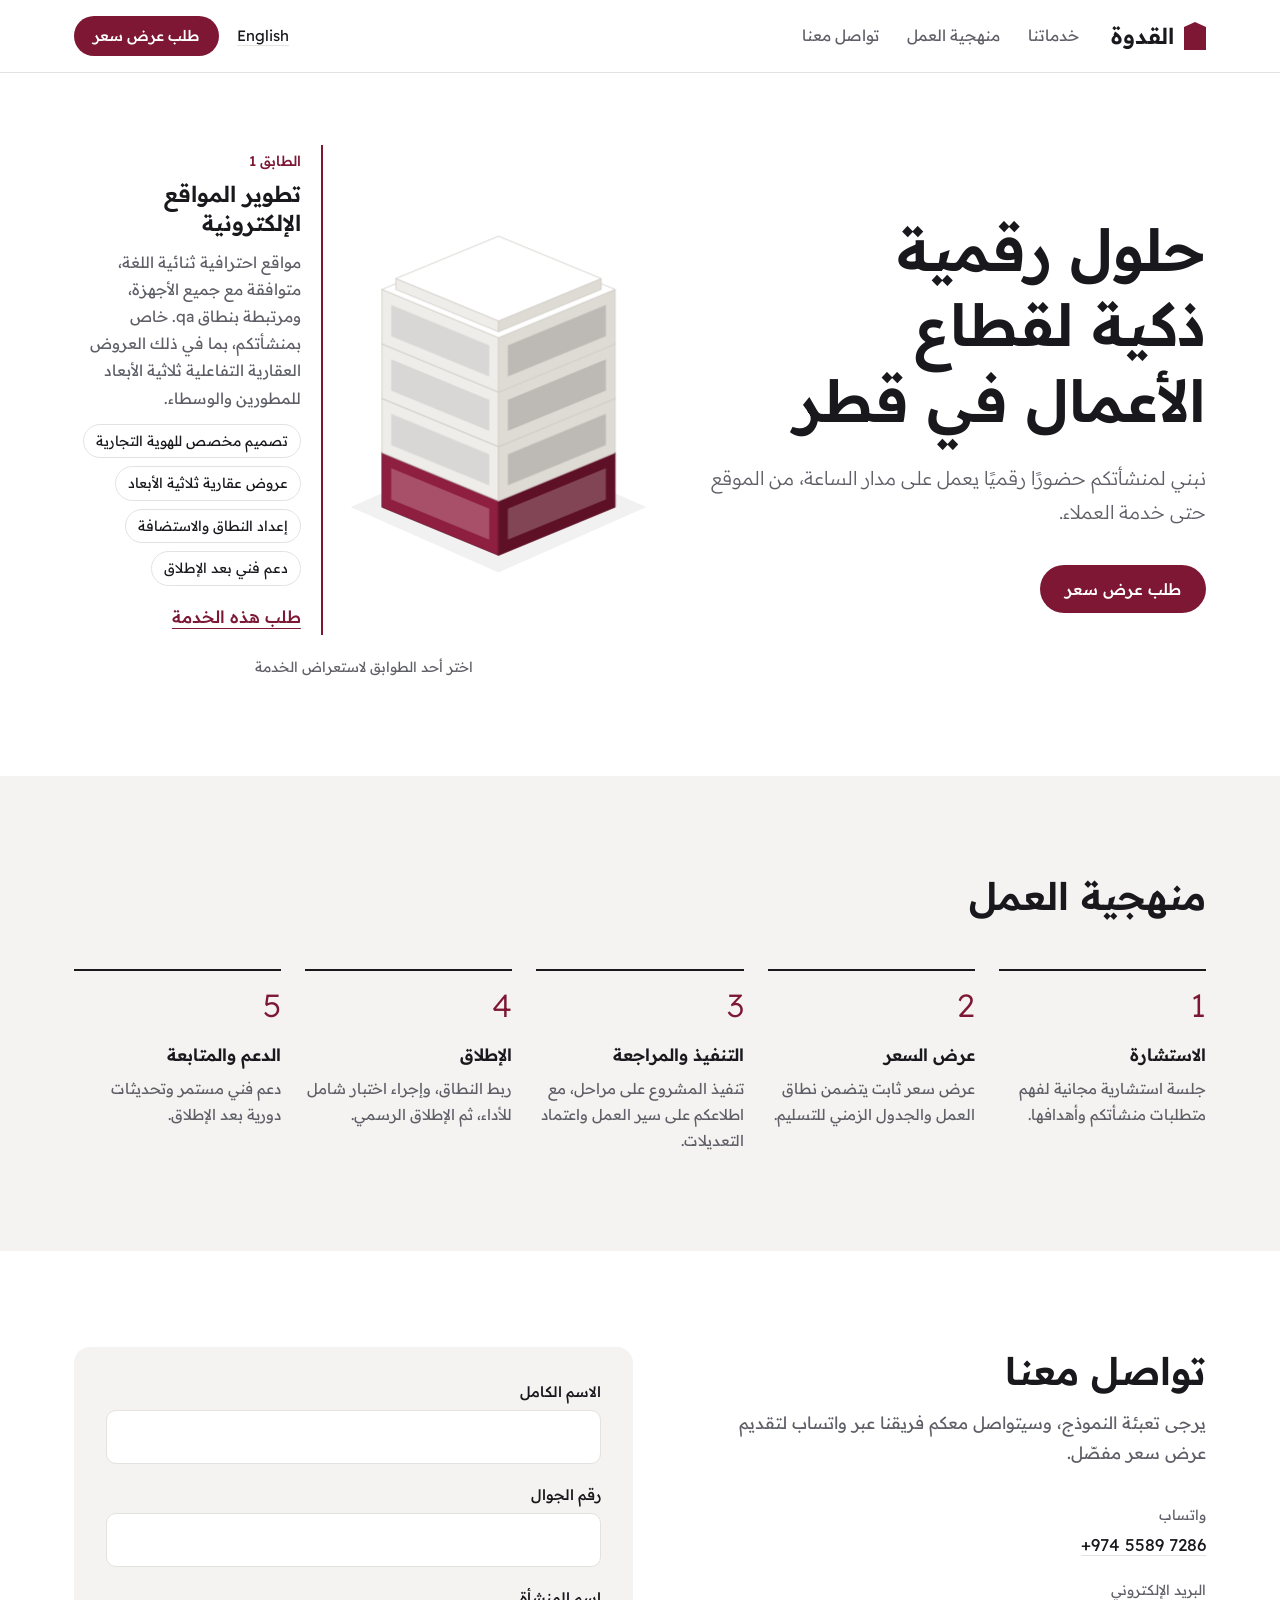
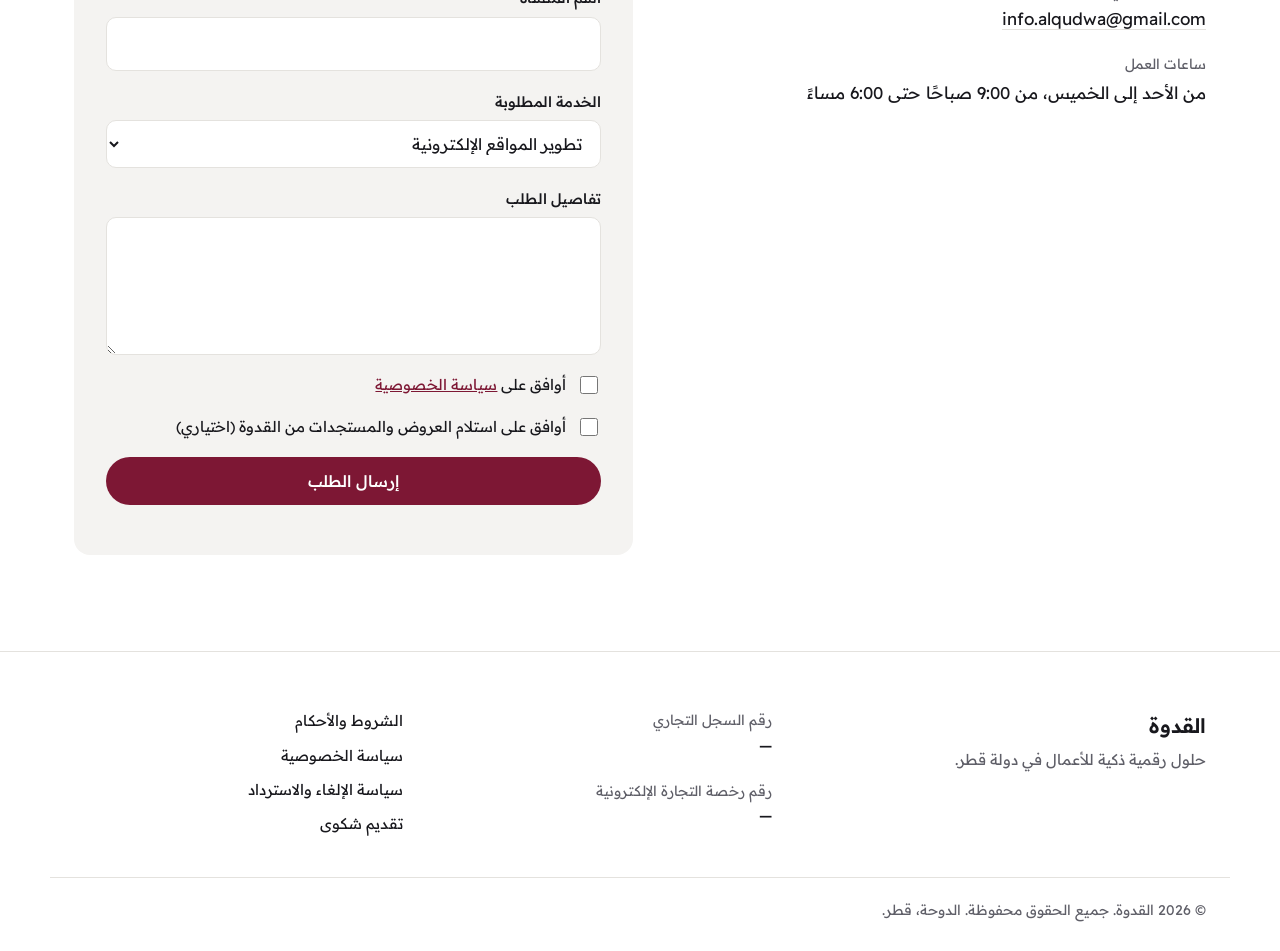
<file: index.html>
<!doctype html>
<html lang="ar" dir="rtl">
<head>
  <meta charset="utf-8">
  <meta name="viewport" content="width=device-width, initial-scale=1">
  <title>القدوة | Qudwa</title>
  <meta name="description" content="القدوة: حلول رقمية ذكية للأعمال في دولة قطر. مواقع، مساعد دردشة ذكي، أتمتة واتساب، موظف استقبال ذكي، وعروض تفاعلية للمباني.">
  <link rel="preconnect" href="https://fonts.googleapis.com">
  <link rel="preconnect" href="https://fonts.gstatic.com" crossorigin>
  <link href="https://fonts.googleapis.com/css2?family=Readex+Pro:wght@300;400;500;600;700&display=swap" rel="stylesheet">
  <link rel="stylesheet" href="styles.css">
</head>
<body>
  <a class="skip" href="#main" data-i18n="skip">الانتقال إلى المحتوى</a>

  <header class="site-header">
    <div class="wrap header-inner">
      <a class="brand" href="#top" aria-label="Qudwa">
        <span class="brand-mark" aria-hidden="true"></span>
        <span class="brand-name" data-i18n="brand">القدوة</span>
      </a>
      <nav class="nav" aria-label="Main">
        <a href="#top" data-i18n="navServices">خدماتنا</a>
        <a href="#process" data-i18n="navProcess">منهجية العمل</a>
        <a href="#contact" data-i18n="navContact">تواصل معنا</a>
      </nav>
      <div class="header-actions">
        <button class="lang-btn" id="langBtn" type="button" lang="en">English</button>
        <a class="btn btn-primary btn-sm" href="#contact" data-i18n="ctaQuote">طلب عرض سعر</a>
      </div>
    </div>
  </header>

  <main id="main">
    <!-- HERO: the building is the services menu -->
    <section class="hero" id="top">
      <div class="wrap hero-grid">
        <div class="hero-copy">
          <h1 data-i18n="heroTitle">حلول رقمية ذكية لقطاع الأعمال في قطر</h1>
          <p class="lead" data-i18n="heroLead">من قطر، نبني مواقع فيها مساعد ذكي يرد على عملائك، ونربطها بواتساب، ونصمم عروضًا تفاعلية للمشاريع العقارية.</p>
          <div class="hero-actions">
            <a class="btn btn-primary" href="#contact" data-i18n="ctaQuote">طلب عرض سعر</a>
          </div>
        </div>

        <div class="tower-wrap">
          <svg class="tower" id="tower" viewBox="0 0 400 450" role="group" aria-labelledby="towerHint"></svg>
          <div class="floor-panel" id="floorPanel" aria-live="polite">
            <p class="floor-num" id="floorNum"></p>
            <h2 class="floor-title" id="floorTitle"></h2>
            <p class="floor-text" id="floorText"></p>
            <ul class="floor-list" id="floorList"></ul>
            <a class="floor-link" id="floorLink" href="#contact" data-i18n="floorCta">اطلب هذه الخدمة</a>
          </div>
          <p class="tower-hint" id="towerHint" data-i18n="towerHint">اضغط على أي طابق لترى الخدمة</p>
        </div>
      </div>
    </section>


    <!-- PROCESS (a real sequence) -->
    <section class="section section-stone" id="process">
      <div class="wrap">
        <h2 class="section-title" data-i18n="processTitle">كيف نعمل معك</h2>
        <ol class="steps" id="steps"></ol>
      </div>
    </section>

    <!-- CONTACT / QUOTE -->
    <section class="section" id="contact">
      <div class="wrap contact-grid">
        <div class="contact-copy">
          <h2 class="section-title" data-i18n="contactTitle">لنبدأ مشروعك</h2>
          <p class="section-lead" data-i18n="contactLead">املأ النموذج، وسنكمل معك على واتساب بعرض سعر واضح.</p>
          <dl class="contact-direct">
            <div>
              <dt data-i18n="labelWhatsapp">واتساب</dt>
              <dd><a href="#" class="js-wa-link" dir="ltr">+974 5589 7286</a></dd>
            </div>
            <div>
              <dt data-i18n="labelEmail">البريد الإلكتروني</dt>
              <dd><a href="mailto:info.alqudwa@gmail.com" dir="ltr">info.alqudwa@gmail.com</a></dd>
            </div>
            <div>
              <dt data-i18n="labelHours">ساعات العمل</dt>
              <dd data-i18n="hours">الأحد إلى الخميس، 9 صباحًا حتى 6 مساءً</dd>
            </div>
          </dl>
        </div>

        <form class="quote-form" id="quoteForm" novalidate>
          <div class="field">
            <label for="fName" data-i18n="fName">الاسم</label>
            <input id="fName" name="name" type="text" autocomplete="name" required>
          </div>
          <div class="field">
            <label for="fPhone" data-i18n="fPhone">رقم الجوال</label>
            <input id="fPhone" name="phone" type="tel" autocomplete="tel" dir="ltr" required>
          </div>
          <div class="field">
            <label for="fBiz" data-i18n="fBiz">اسم النشاط التجاري</label>
            <input id="fBiz" name="business" type="text" autocomplete="organization">
          </div>
          <div class="field">
            <label for="fService" data-i18n="fService">الخدمة</label>
            <select id="fService" name="service"></select>
          </div>
          <div class="field">
            <label for="fMsg" data-i18n="fMsg">تفاصيل مختصرة</label>
            <textarea id="fMsg" name="message" rows="4"></textarea>
          </div>
          <label class="check">
            <input type="checkbox" id="fPrivacy" required>
            <span data-i18n-html="fPrivacy">أوافق على <a href="privacy.html">سياسة الخصوصية</a></span>
          </label>
          <label class="check">
            <input type="checkbox" id="fMarketing">
            <span data-i18n="fMarketing">أرغب في استلام العروض والأخبار من القدوة (اختياري)</span>
          </label>
          <p class="form-error" id="formError" role="alert"></p>
          <button class="btn btn-primary btn-block" type="submit" data-i18n="fSubmit">إرسال الطلب</button>
          <a class="wa-open" id="waOpen" href="#" target="_blank" rel="noopener" hidden></a>
        </form>
      </div>
    </section>
  </main>

  <footer class="site-footer">
    <div class="wrap footer-grid">
      <div>
        <p class="footer-brand" data-i18n="brand">القدوة</p>
        <p class="footer-tag" data-i18n="footerTag">حلول رقمية ذكية للأعمال في دولة قطر.</p>
      </div>
      <dl class="legal">
        <div><dt data-i18n="crLabel">رقم السجل التجاري</dt><dd>—</dd></div>
        <div><dt data-i18n="licLabel">رقم رخصة التجارة الإلكترونية</dt><dd>—</dd></div>
      </dl>
      <nav class="footer-links" aria-label="Legal">
        <a href="terms.html" data-i18n="linkTerms">الشروط والأحكام</a>
        <a href="privacy.html" data-i18n="linkPrivacy">سياسة الخصوصية</a>
        <a href="refunds.html" data-i18n="linkRefunds">سياسة الإلغاء والاسترداد</a>
        <a href="complaints.html" data-i18n="linkComplaints">تقديم شكوى</a>
      </nav>
    </div>
    <div class="wrap footer-bottom">
      <p data-i18n="copyright">© 2026 القدوة. جميع الحقوق محفوظة. الدوحة، قطر.</p>
    </div>
  </footer>

  <script src="script.js"></script>
</body>
</html>
</file>
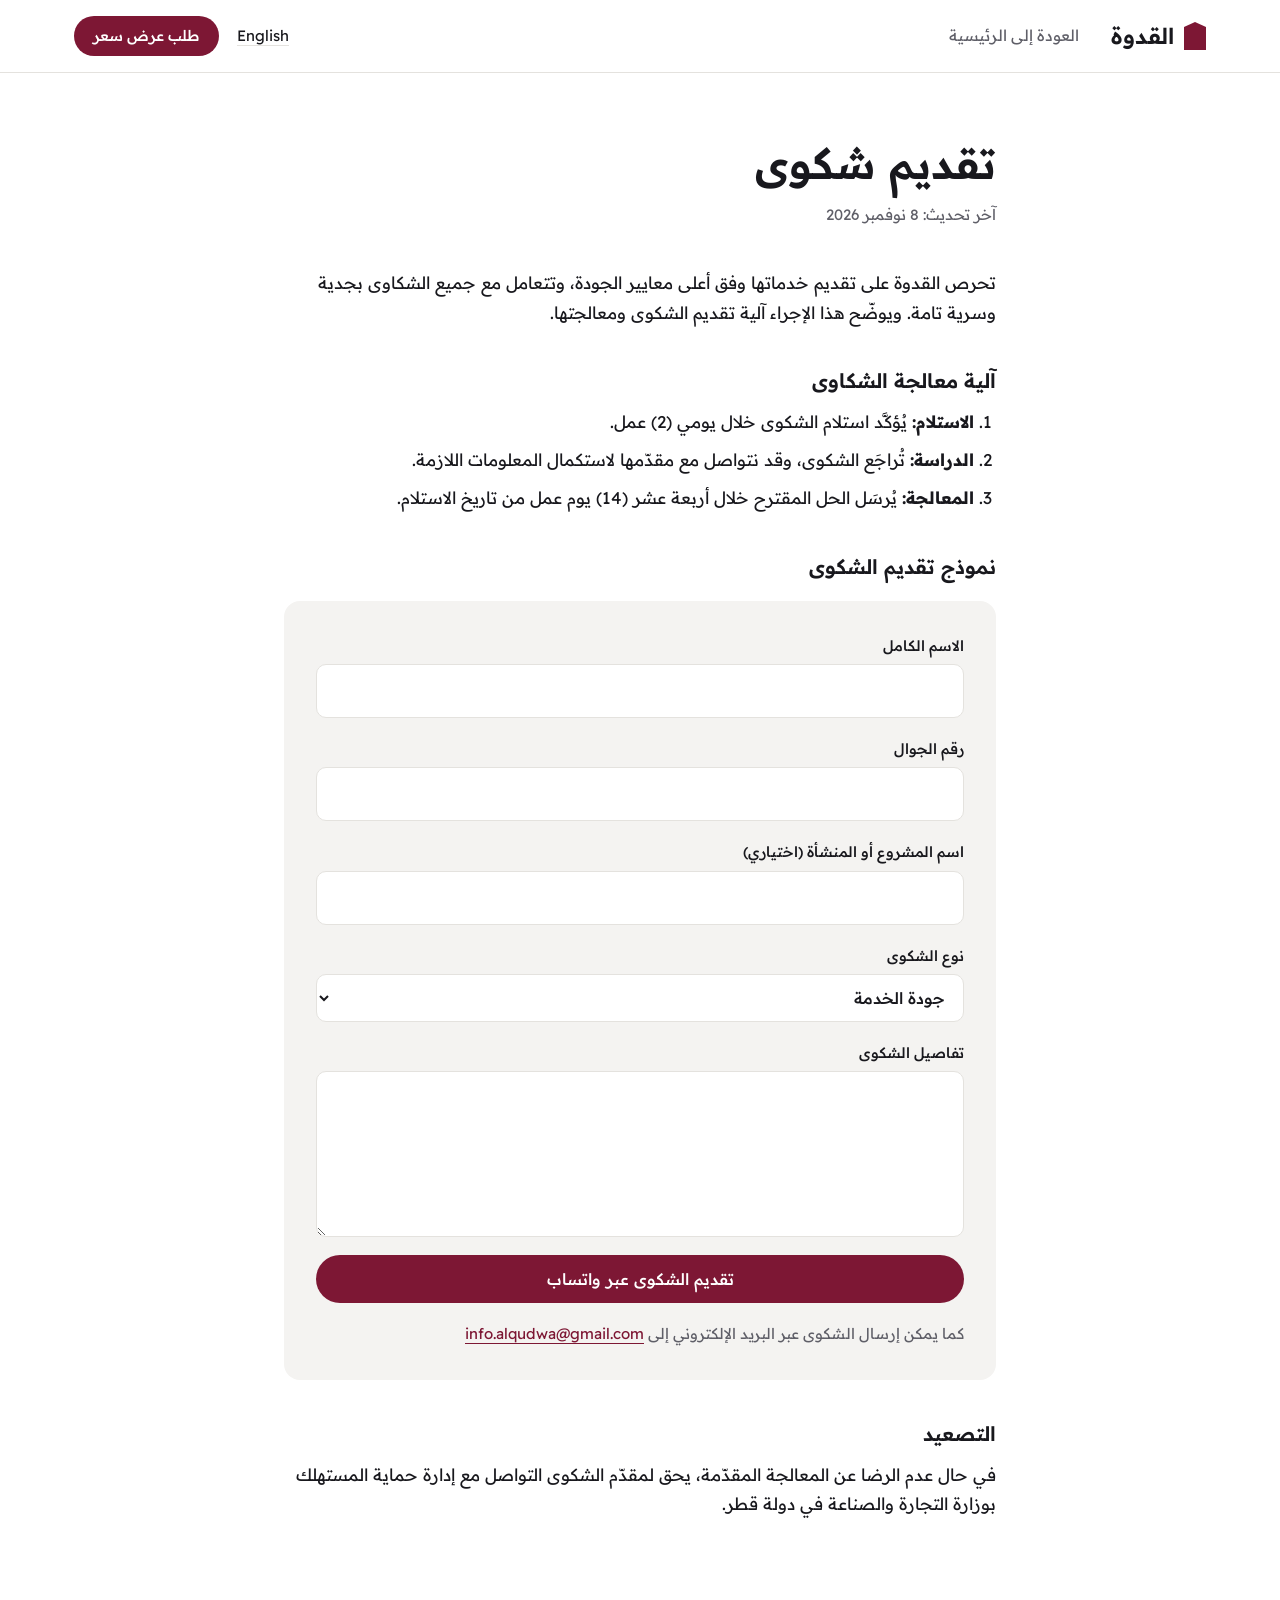
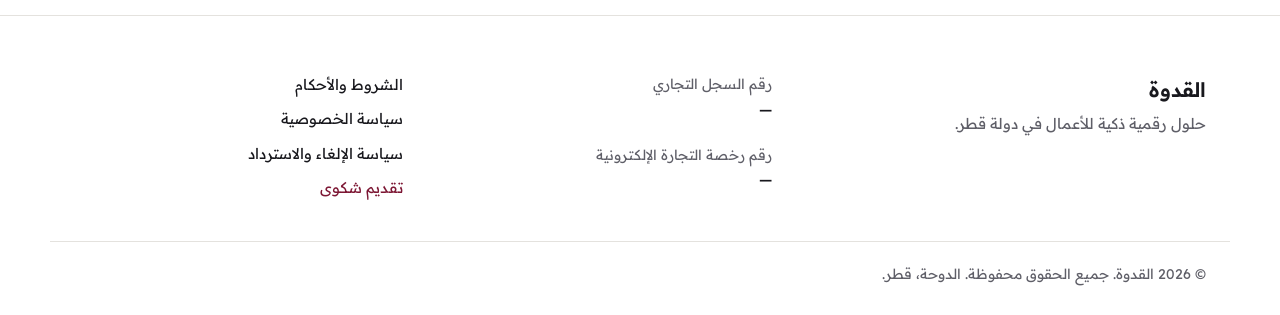
<file: complaints.html>
<!doctype html>
<html lang="ar" dir="rtl">
<head>
  <meta charset="utf-8">
  <meta name="viewport" content="width=device-width, initial-scale=1">
  <title>تقديم شكوى | القدوة</title>
  <link rel="preconnect" href="https://fonts.googleapis.com">
  <link rel="preconnect" href="https://fonts.gstatic.com" crossorigin>
  <link href="https://fonts.googleapis.com/css2?family=Readex+Pro:wght@300;400;500;600;700&display=swap" rel="stylesheet">
  <link rel="stylesheet" href="styles.css">
</head>
<body data-title-ar="تقديم شكوى | القدوة" data-title-en="Submit a Complaint | Qudwa">
<div class="lang-block" data-lang="ar" lang="ar" dir="rtl">
  <a class="skip" href="#main-ar">الانتقال إلى المحتوى</a>
  <header class="site-header">
    <div class="wrap header-inner">
      <a class="brand" href="index.html" aria-label="Qudwa"><span class="brand-mark" aria-hidden="true"></span><span class="brand-name">القدوة</span></a>
      <nav class="nav" aria-label="Main"><a href="index.html">العودة إلى الرئيسية</a></nav>
      <div class="header-actions">
        <button class="lang-btn js-lang" type="button" lang="en">English</button>
        <a class="btn btn-primary btn-sm" href="index.html#contact">طلب عرض سعر</a>
      </div>
    </div>
  </header>
  <main id="main-ar" class="legal-page">
    <div class="wrap legal-wrap">
      <h1>تقديم شكوى</h1>
      <p class="legal-updated">آخر تحديث: 8 نوفمبر 2026</p>
      <div class="legal-body">
<p>تحرص القدوة على تقديم خدماتها وفق أعلى معايير الجودة، وتتعامل مع جميع الشكاوى بجدية وسرية تامة. ويوضّح هذا الإجراء آلية تقديم الشكوى ومعالجتها.</p>

<h2>آلية معالجة الشكاوى</h2>
<ol class="legal-steps">
<li><strong>الاستلام:</strong> يُؤكَّد استلام الشكوى خلال يومي (2) عمل.</li>
<li><strong>الدراسة:</strong> تُراجَع الشكوى، وقد نتواصل مع مقدّمها لاستكمال المعلومات اللازمة.</li>
<li><strong>المعالجة:</strong> يُرسَل الحل المقترح خلال أربعة عشر (14) يوم عمل من تاريخ الاستلام.</li>
</ol>

<h2>نموذج تقديم الشكوى</h2>

<form class="quote-form complaint-form" novalidate>
  <div class="field"><label>الاسم الكامل<input name="name" type="text" autocomplete="name" required></label></div>
  <div class="field"><label>رقم الجوال<input name="phone" type="tel" autocomplete="tel" dir="ltr" required></label></div>
  <div class="field"><label>اسم المشروع أو المنشأة (اختياري)<input name="project" type="text"></label></div>
  <div class="field"><label>نوع الشكوى<select name="type"><option>جودة الخدمة</option><option>التأخير في التسليم</option><option>الفواتير والدفع</option><option>خلل فني</option><option>أخرى</option></select></label></div>
  <div class="field"><label>تفاصيل الشكوى<textarea name="message" rows="5" required></textarea></label></div>
  <p class="form-error" role="alert"></p>
  <button class="btn btn-primary btn-block" type="submit">تقديم الشكوى عبر واتساب</button>
  <p class="form-alt">كما يمكن إرسال الشكوى عبر البريد الإلكتروني إلى <a href="mailto:info.alqudwa@gmail.com" dir="ltr">info.alqudwa@gmail.com</a></p>
</form>

<h2>التصعيد</h2>
<p>في حال عدم الرضا عن المعالجة المقدّمة، يحق لمقدّم الشكوى التواصل مع إدارة حماية المستهلك بوزارة التجارة والصناعة في دولة قطر.</p>
</div>
    </div>
  </main>
  <footer class="site-footer">
    <div class="wrap footer-grid">
      <div><p class="footer-brand">القدوة</p><p class="footer-tag">حلول رقمية ذكية للأعمال في دولة قطر.</p></div>
      <dl class="legal">
        <div><dt>رقم السجل التجاري</dt><dd>—</dd></div>
        <div><dt>رقم رخصة التجارة الإلكترونية</dt><dd>—</dd></div>
      </dl>
      <nav class="footer-links" aria-label="Legal"><a href="terms.html">الشروط والأحكام</a><a href="privacy.html">سياسة الخصوصية</a><a href="refunds.html">سياسة الإلغاء والاسترداد</a><a href="complaints.html" aria-current="page">تقديم شكوى</a></nav>
    </div>
    <div class="wrap footer-bottom"><p>© 2026 القدوة. جميع الحقوق محفوظة. الدوحة، قطر.</p></div>
  </footer>
</div>
<div class="lang-block" data-lang="en" lang="en" dir="ltr" hidden>
  <a class="skip" href="#main-en">Skip to content</a>
  <header class="site-header">
    <div class="wrap header-inner">
      <a class="brand" href="index.html" aria-label="Qudwa"><span class="brand-mark" aria-hidden="true"></span><span class="brand-name">Qudwa</span></a>
      <nav class="nav" aria-label="Main"><a href="index.html">Back to home</a></nav>
      <div class="header-actions">
        <button class="lang-btn js-lang" type="button" lang="ar">العربية</button>
        <a class="btn btn-primary btn-sm" href="index.html#contact">Request a Quote</a>
      </div>
    </div>
  </header>
  <main id="main-en" class="legal-page">
    <div class="wrap legal-wrap">
      <h1>Submit a Complaint</h1>
      <p class="legal-updated">Last updated: 8 November 2026</p>
      <div class="legal-body">
<p>Qudwa is committed to delivering its services to the highest standards and treats every complaint seriously and in confidence. This procedure sets out how complaints are submitted and handled.</p>

<h2>Complaint handling procedure</h2>
<ol class="legal-steps">
<li><strong>Acknowledgement:</strong> receipt of the complaint is confirmed within two (2) working days.</li>
<li><strong>Review:</strong> the complaint is reviewed, and we may contact the complainant for further information.</li>
<li><strong>Resolution:</strong> a proposed resolution is provided within fourteen (14) working days of receipt.</li>
</ol>

<h2>Complaint form</h2>

<form class="quote-form complaint-form" novalidate>
  <div class="field"><label>Full Name<input name="name" type="text" autocomplete="name" required></label></div>
  <div class="field"><label>Mobile Number<input name="phone" type="tel" autocomplete="tel" dir="ltr" required></label></div>
  <div class="field"><label>Project or company name (optional)<input name="project" type="text"></label></div>
  <div class="field"><label>Complaint type<select name="type"><option>Service quality</option><option>Late delivery</option><option>Billing and payment</option><option>Technical problem</option><option>Other</option></select></label></div>
  <div class="field"><label>Complaint details<textarea name="message" rows="5" required></textarea></label></div>
  <p class="form-error" role="alert"></p>
  <button class="btn btn-primary btn-block" type="submit">Submit Complaint via WhatsApp</button>
  <p class="form-alt">Alternatively, complaints may be sent by email to <a href="mailto:info.alqudwa@gmail.com" dir="ltr">info.alqudwa@gmail.com</a></p>
</form>

<h2>Escalation</h2>
<p>If the complainant is not satisfied with the resolution provided, they may contact the Consumer Protection Department of the Ministry of Commerce and Industry of the State of Qatar.</p>
</div>
    </div>
  </main>
  <footer class="site-footer">
    <div class="wrap footer-grid">
      <div><p class="footer-brand">Qudwa</p><p class="footer-tag">Intelligent digital solutions for businesses in Qatar.</p></div>
      <dl class="legal">
        <div><dt>Commercial Registration No.</dt><dd>—</dd></div>
        <div><dt>E-Commerce Licence No.</dt><dd>—</dd></div>
      </dl>
      <nav class="footer-links" aria-label="Legal"><a href="terms.html">Terms and Conditions</a><a href="privacy.html">Privacy Policy</a><a href="refunds.html">Cancellation and Refund Policy</a><a href="complaints.html" aria-current="page">Submit a Complaint</a></nav>
    </div>
    <div class="wrap footer-bottom"><p>© 2026 Qudwa. All rights reserved. Doha, Qatar.</p></div>
  </footer>
</div>
<script src="legal.js"></script>
</body>
</html>
</file>
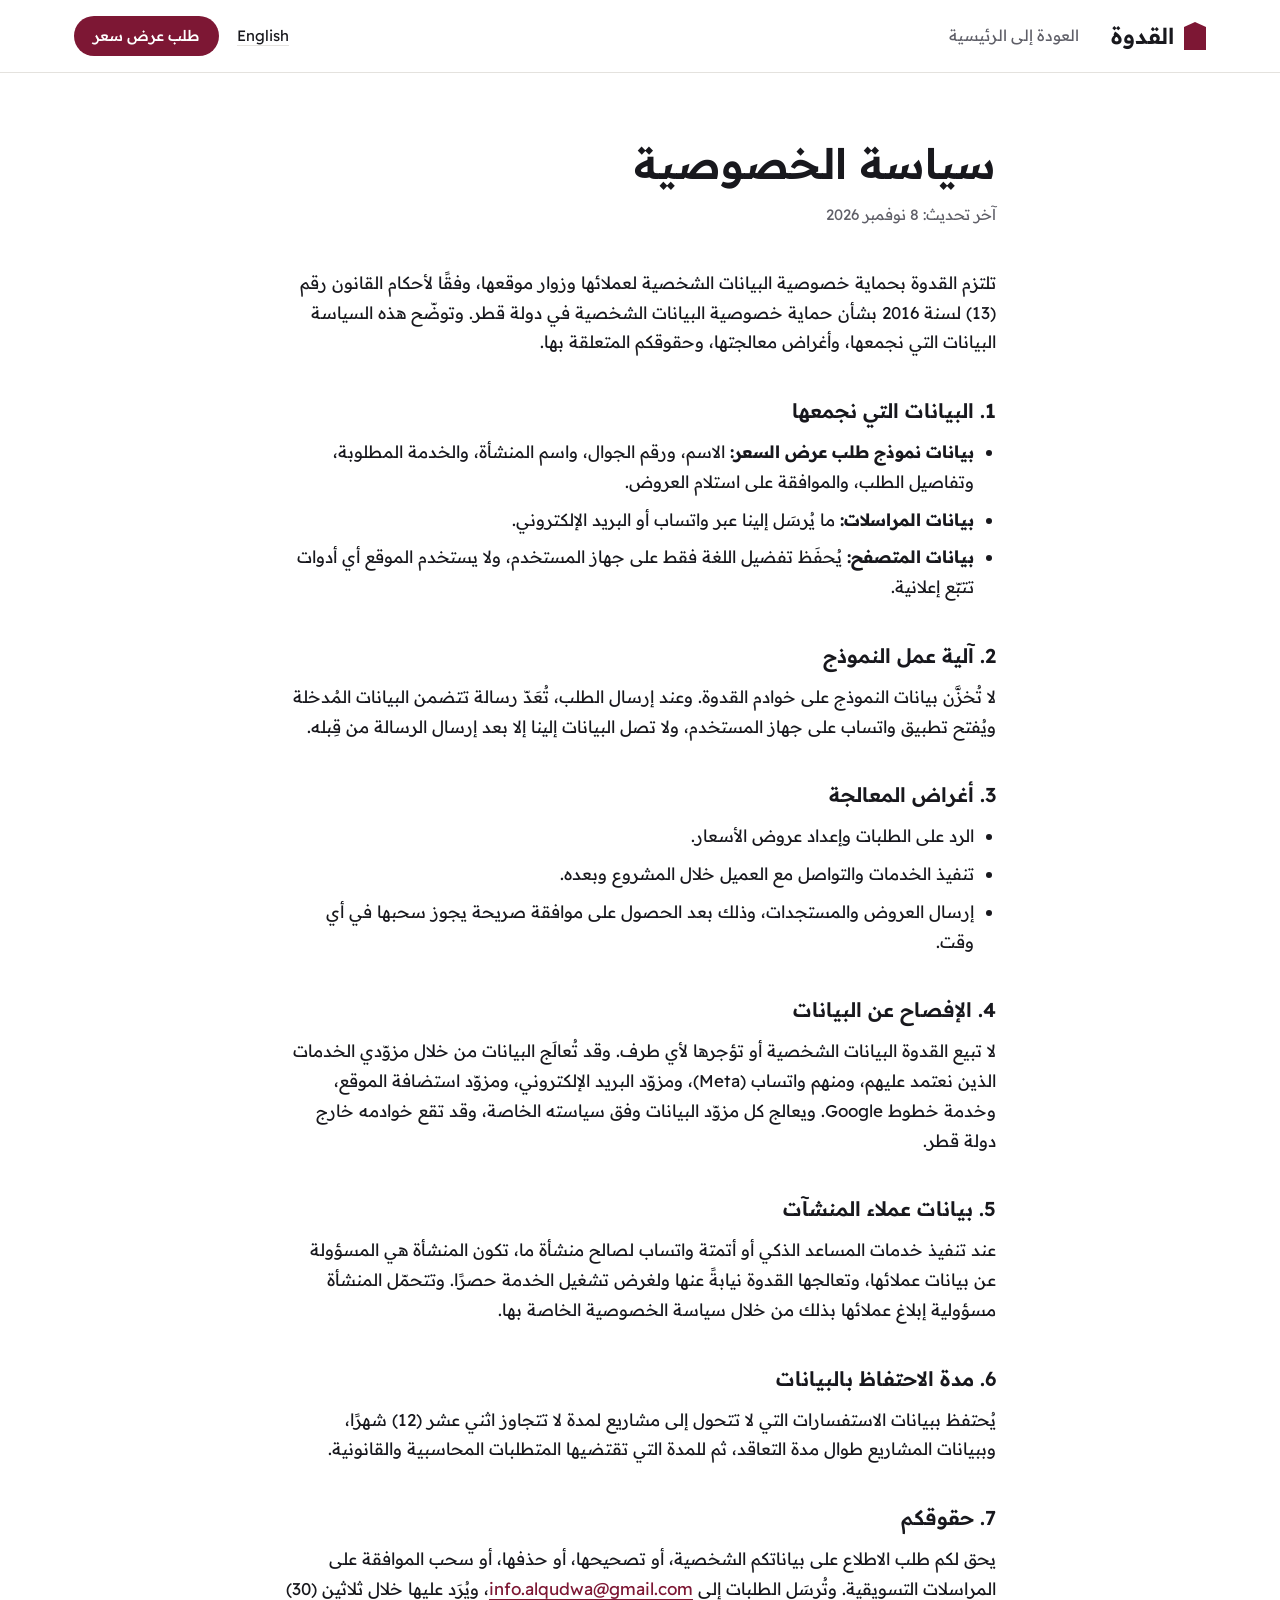
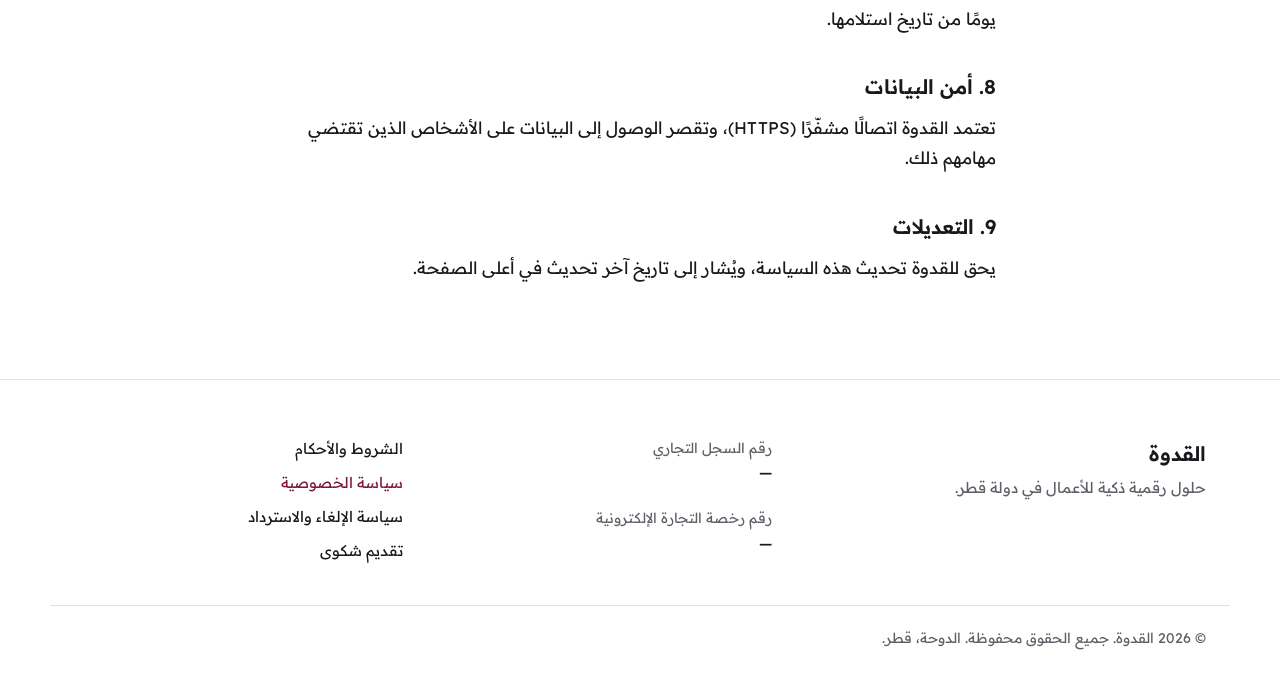
<file: privacy.html>
<!doctype html>
<html lang="ar" dir="rtl">
<head>
  <meta charset="utf-8">
  <meta name="viewport" content="width=device-width, initial-scale=1">
  <title>سياسة الخصوصية | القدوة</title>
  <link rel="preconnect" href="https://fonts.googleapis.com">
  <link rel="preconnect" href="https://fonts.gstatic.com" crossorigin>
  <link href="https://fonts.googleapis.com/css2?family=Readex+Pro:wght@300;400;500;600;700&display=swap" rel="stylesheet">
  <link rel="stylesheet" href="styles.css">
</head>
<body data-title-ar="سياسة الخصوصية | القدوة" data-title-en="Privacy Policy | Qudwa">
<div class="lang-block" data-lang="ar" lang="ar" dir="rtl">
  <a class="skip" href="#main-ar">الانتقال إلى المحتوى</a>
  <header class="site-header">
    <div class="wrap header-inner">
      <a class="brand" href="index.html" aria-label="Qudwa"><span class="brand-mark" aria-hidden="true"></span><span class="brand-name">القدوة</span></a>
      <nav class="nav" aria-label="Main"><a href="index.html">العودة إلى الرئيسية</a></nav>
      <div class="header-actions">
        <button class="lang-btn js-lang" type="button" lang="en">English</button>
        <a class="btn btn-primary btn-sm" href="index.html#contact">طلب عرض سعر</a>
      </div>
    </div>
  </header>
  <main id="main-ar" class="legal-page">
    <div class="wrap legal-wrap">
      <h1>سياسة الخصوصية</h1>
      <p class="legal-updated">آخر تحديث: 8 نوفمبر 2026</p>
      <div class="legal-body">
<p>تلتزم القدوة بحماية خصوصية البيانات الشخصية لعملائها وزوار موقعها، وفقًا لأحكام القانون رقم (13) لسنة 2016 بشأن حماية خصوصية البيانات الشخصية في دولة قطر. وتوضّح هذه السياسة البيانات التي نجمعها، وأغراض معالجتها، وحقوقكم المتعلقة بها.</p>

<h2>1. البيانات التي نجمعها</h2>
<ul>
<li><strong>بيانات نموذج طلب عرض السعر:</strong> الاسم، ورقم الجوال، واسم المنشأة، والخدمة المطلوبة، وتفاصيل الطلب، والموافقة على استلام العروض.</li>
<li><strong>بيانات المراسلات:</strong> ما يُرسَل إلينا عبر واتساب أو البريد الإلكتروني.</li>
<li><strong>بيانات المتصفح:</strong> يُحفَظ تفضيل اللغة فقط على جهاز المستخدم، ولا يستخدم الموقع أي أدوات تتبّع إعلانية.</li>
</ul>

<h2>2. آلية عمل النموذج</h2>
<p>لا تُخزَّن بيانات النموذج على خوادم القدوة. وعند إرسال الطلب، تُعَدّ رسالة تتضمن البيانات المُدخلة ويُفتح تطبيق واتساب على جهاز المستخدم، ولا تصل البيانات إلينا إلا بعد إرسال الرسالة من قِبله.</p>

<h2>3. أغراض المعالجة</h2>
<ul>
<li>الرد على الطلبات وإعداد عروض الأسعار.</li>
<li>تنفيذ الخدمات والتواصل مع العميل خلال المشروع وبعده.</li>
<li>إرسال العروض والمستجدات، وذلك بعد الحصول على موافقة صريحة يجوز سحبها في أي وقت.</li>
</ul>

<h2>4. الإفصاح عن البيانات</h2>
<p>لا تبيع القدوة البيانات الشخصية أو تؤجرها لأي طرف. وقد تُعالَج البيانات من خلال مزوّدي الخدمات الذين نعتمد عليهم، ومنهم واتساب (Meta)، ومزوّد البريد الإلكتروني، ومزوّد استضافة الموقع، وخدمة خطوط Google. ويعالج كل مزوّد البيانات وفق سياسته الخاصة، وقد تقع خوادمه خارج دولة قطر.</p>

<h2>5. بيانات عملاء المنشآت</h2>
<p>عند تنفيذ خدمات المساعد الذكي أو أتمتة واتساب لصالح منشأة ما، تكون المنشأة هي المسؤولة عن بيانات عملائها، وتعالجها القدوة نيابةً عنها ولغرض تشغيل الخدمة حصرًا. وتتحمّل المنشأة مسؤولية إبلاغ عملائها بذلك من خلال سياسة الخصوصية الخاصة بها.</p>

<h2>6. مدة الاحتفاظ بالبيانات</h2>
<p>يُحتفظ ببيانات الاستفسارات التي لا تتحول إلى مشاريع لمدة لا تتجاوز اثني عشر (12) شهرًا، وببيانات المشاريع طوال مدة التعاقد، ثم للمدة التي تقتضيها المتطلبات المحاسبية والقانونية.</p>

<h2>7. حقوقكم</h2>
<p>يحق لكم طلب الاطلاع على بياناتكم الشخصية، أو تصحيحها، أو حذفها، أو سحب الموافقة على المراسلات التسويقية. وتُرسَل الطلبات إلى <a href="mailto:info.alqudwa@gmail.com" dir="ltr">info.alqudwa@gmail.com</a>، ويُرَد عليها خلال ثلاثين (30) يومًا من تاريخ استلامها.</p>

<h2>8. أمن البيانات</h2>
<p>تعتمد القدوة اتصالًا مشفّرًا (HTTPS)، وتقصر الوصول إلى البيانات على الأشخاص الذين تقتضي مهامهم ذلك.</p>

<h2>9. التعديلات</h2>
<p>يحق للقدوة تحديث هذه السياسة، ويُشار إلى تاريخ آخر تحديث في أعلى الصفحة.</p>
</div>
    </div>
  </main>
  <footer class="site-footer">
    <div class="wrap footer-grid">
      <div><p class="footer-brand">القدوة</p><p class="footer-tag">حلول رقمية ذكية للأعمال في دولة قطر.</p></div>
      <dl class="legal">
        <div><dt>رقم السجل التجاري</dt><dd>—</dd></div>
        <div><dt>رقم رخصة التجارة الإلكترونية</dt><dd>—</dd></div>
      </dl>
      <nav class="footer-links" aria-label="Legal"><a href="terms.html">الشروط والأحكام</a><a href="privacy.html" aria-current="page">سياسة الخصوصية</a><a href="refunds.html">سياسة الإلغاء والاسترداد</a><a href="complaints.html">تقديم شكوى</a></nav>
    </div>
    <div class="wrap footer-bottom"><p>© 2026 القدوة. جميع الحقوق محفوظة. الدوحة، قطر.</p></div>
  </footer>
</div>
<div class="lang-block" data-lang="en" lang="en" dir="ltr" hidden>
  <a class="skip" href="#main-en">Skip to content</a>
  <header class="site-header">
    <div class="wrap header-inner">
      <a class="brand" href="index.html" aria-label="Qudwa"><span class="brand-mark" aria-hidden="true"></span><span class="brand-name">Qudwa</span></a>
      <nav class="nav" aria-label="Main"><a href="index.html">Back to home</a></nav>
      <div class="header-actions">
        <button class="lang-btn js-lang" type="button" lang="ar">العربية</button>
        <a class="btn btn-primary btn-sm" href="index.html#contact">Request a Quote</a>
      </div>
    </div>
  </header>
  <main id="main-en" class="legal-page">
    <div class="wrap legal-wrap">
      <h1>Privacy Policy</h1>
      <p class="legal-updated">Last updated: 8 November 2026</p>
      <div class="legal-body">
<p>Qudwa is committed to protecting the personal data of its clients and website visitors in accordance with Law No. (13) of 2016 on the Protection of Personal Data Privacy of the State of Qatar. This policy sets out the data we collect, the purposes for which it is processed, and your rights in relation to it.</p>

<h2>1. Data we collect</h2>
<ul>
<li><strong>Quotation request form:</strong> name, mobile number, company name, service required, request details, and consent to receive offers.</li>
<li><strong>Correspondence:</strong> any information sent to us via WhatsApp or email.</li>
<li><strong>Browser data:</strong> only the user's language preference is stored on their device. The website does not use advertising trackers.</li>
</ul>

<h2>2. How the form operates</h2>
<p>Form submissions are not stored on Qudwa's servers. On submission, a message containing the entered details is prepared and WhatsApp opens on the user's device. The data reaches us only once the user sends that message.</p>

<h2>3. Purposes of processing</h2>
<ul>
<li>Responding to enquiries and preparing quotations.</li>
<li>Delivering the Services and communicating with the Client during and after the project.</li>
<li>Sending offers and updates, subject to explicit consent, which may be withdrawn at any time.</li>
</ul>

<h2>4. Disclosure</h2>
<p>Qudwa does not sell or rent personal data to any party. Data may be processed by the service providers we rely on, including WhatsApp (Meta), our email provider, our website hosting provider and Google Fonts. Each provider processes data under its own policy, and its servers may be located outside the State of Qatar.</p>

<h2>5. Data of our clients' customers</h2>
<p>Where Qudwa provides AI assistant or WhatsApp automation services to a business, that business is the controller of its customers' data, and Qudwa processes such data on its behalf solely to operate the service. The business is responsible for informing its customers accordingly through its own privacy policy.</p>

<h2>6. Data retention</h2>
<p>Enquiry data that does not result in a project is retained for no longer than twelve (12) months. Project data is retained for the duration of the engagement and thereafter for as long as required by accounting and legal obligations.</p>

<h2>7. Your rights</h2>
<p>You may request access to, correction of or deletion of your personal data, or withdraw consent to marketing communications. Requests should be sent to <a href="mailto:info.alqudwa@gmail.com" dir="ltr">info.alqudwa@gmail.com</a> and will be answered within thirty (30) days of receipt.</p>

<h2>8. Data security</h2>
<p>Qudwa uses encrypted connections (HTTPS) and restricts access to data to personnel whose duties require it.</p>

<h2>9. Changes to this policy</h2>
<p>Qudwa may update this policy from time to time. The date of the latest revision is shown at the top of this page.</p>
</div>
    </div>
  </main>
  <footer class="site-footer">
    <div class="wrap footer-grid">
      <div><p class="footer-brand">Qudwa</p><p class="footer-tag">Intelligent digital solutions for businesses in Qatar.</p></div>
      <dl class="legal">
        <div><dt>Commercial Registration No.</dt><dd>—</dd></div>
        <div><dt>E-Commerce Licence No.</dt><dd>—</dd></div>
      </dl>
      <nav class="footer-links" aria-label="Legal"><a href="terms.html">Terms and Conditions</a><a href="privacy.html" aria-current="page">Privacy Policy</a><a href="refunds.html">Cancellation and Refund Policy</a><a href="complaints.html">Submit a Complaint</a></nav>
    </div>
    <div class="wrap footer-bottom"><p>© 2026 Qudwa. All rights reserved. Doha, Qatar.</p></div>
  </footer>
</div>
<script src="legal.js"></script>
</body>
</html>
</file>
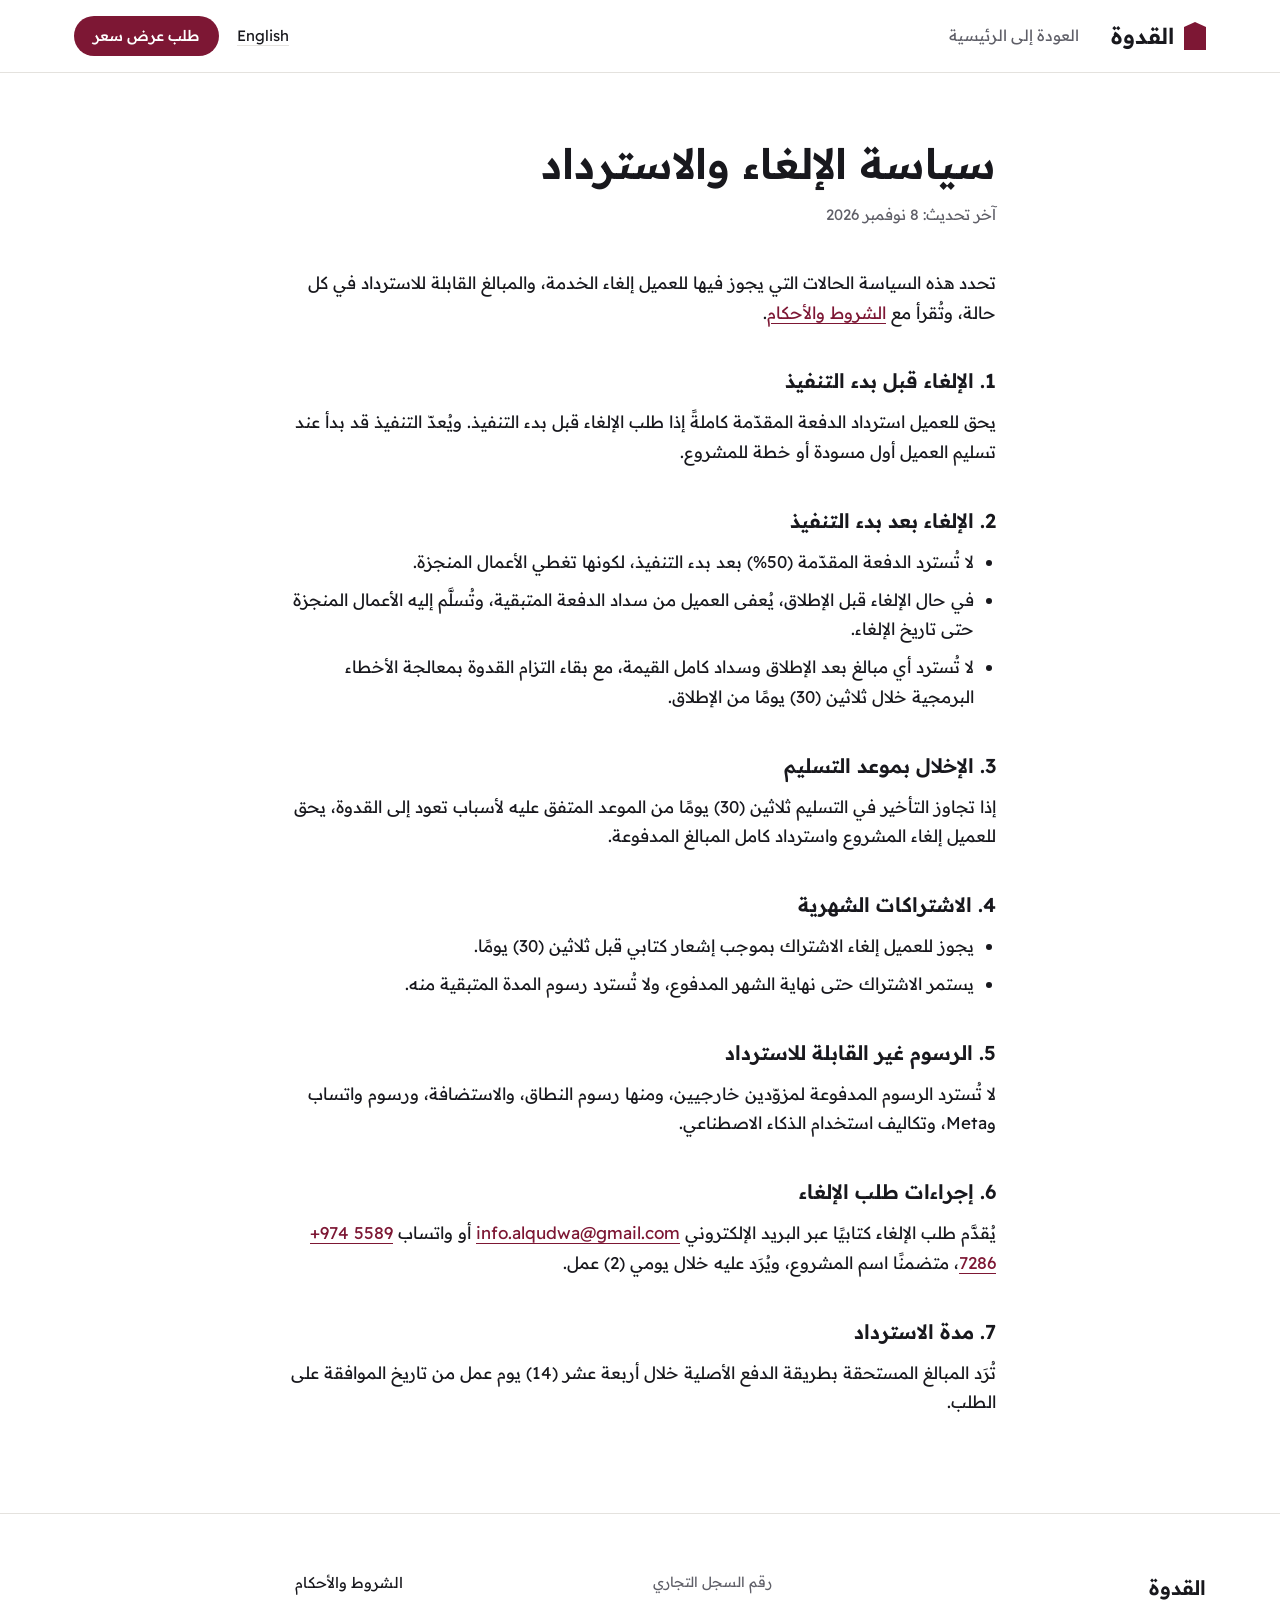
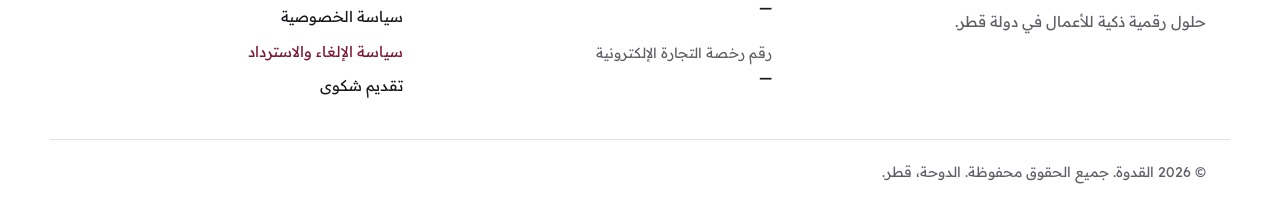
<file: refunds.html>
<!doctype html>
<html lang="ar" dir="rtl">
<head>
  <meta charset="utf-8">
  <meta name="viewport" content="width=device-width, initial-scale=1">
  <title>سياسة الإلغاء والاسترداد | القدوة</title>
  <link rel="preconnect" href="https://fonts.googleapis.com">
  <link rel="preconnect" href="https://fonts.gstatic.com" crossorigin>
  <link href="https://fonts.googleapis.com/css2?family=Readex+Pro:wght@300;400;500;600;700&display=swap" rel="stylesheet">
  <link rel="stylesheet" href="styles.css">
</head>
<body data-title-ar="سياسة الإلغاء والاسترداد | القدوة" data-title-en="Cancellation and Refund Policy | Qudwa">
<div class="lang-block" data-lang="ar" lang="ar" dir="rtl">
  <a class="skip" href="#main-ar">الانتقال إلى المحتوى</a>
  <header class="site-header">
    <div class="wrap header-inner">
      <a class="brand" href="index.html" aria-label="Qudwa"><span class="brand-mark" aria-hidden="true"></span><span class="brand-name">القدوة</span></a>
      <nav class="nav" aria-label="Main"><a href="index.html">العودة إلى الرئيسية</a></nav>
      <div class="header-actions">
        <button class="lang-btn js-lang" type="button" lang="en">English</button>
        <a class="btn btn-primary btn-sm" href="index.html#contact">طلب عرض سعر</a>
      </div>
    </div>
  </header>
  <main id="main-ar" class="legal-page">
    <div class="wrap legal-wrap">
      <h1>سياسة الإلغاء والاسترداد</h1>
      <p class="legal-updated">آخر تحديث: 8 نوفمبر 2026</p>
      <div class="legal-body">
<p>تحدد هذه السياسة الحالات التي يجوز فيها للعميل إلغاء الخدمة، والمبالغ القابلة للاسترداد في كل حالة، وتُقرأ مع <a href="terms.html">الشروط والأحكام</a>.</p>

<h2>1. الإلغاء قبل بدء التنفيذ</h2>
<p>يحق للعميل استرداد الدفعة المقدّمة كاملةً إذا طلب الإلغاء قبل بدء التنفيذ. ويُعدّ التنفيذ قد بدأ عند تسليم العميل أول مسودة أو خطة للمشروع.</p>

<h2>2. الإلغاء بعد بدء التنفيذ</h2>
<ul>
<li>لا تُسترد الدفعة المقدّمة (50%) بعد بدء التنفيذ، لكونها تغطي الأعمال المنجزة.</li>
<li>في حال الإلغاء قبل الإطلاق، يُعفى العميل من سداد الدفعة المتبقية، وتُسلَّم إليه الأعمال المنجزة حتى تاريخ الإلغاء.</li>
<li>لا تُسترد أي مبالغ بعد الإطلاق وسداد كامل القيمة، مع بقاء التزام القدوة بمعالجة الأخطاء البرمجية خلال ثلاثين (30) يومًا من الإطلاق.</li>
</ul>

<h2>3. الإخلال بموعد التسليم</h2>
<p>إذا تجاوز التأخير في التسليم ثلاثين (30) يومًا من الموعد المتفق عليه لأسباب تعود إلى القدوة، يحق للعميل إلغاء المشروع واسترداد كامل المبالغ المدفوعة.</p>

<h2>4. الاشتراكات الشهرية</h2>
<ul>
<li>يجوز للعميل إلغاء الاشتراك بموجب إشعار كتابي قبل ثلاثين (30) يومًا.</li>
<li>يستمر الاشتراك حتى نهاية الشهر المدفوع، ولا تُسترد رسوم المدة المتبقية منه.</li>
</ul>

<h2>5. الرسوم غير القابلة للاسترداد</h2>
<p>لا تُسترد الرسوم المدفوعة لمزوّدين خارجيين، ومنها رسوم النطاق، والاستضافة، ورسوم واتساب وMeta، وتكاليف استخدام الذكاء الاصطناعي.</p>

<h2>6. إجراءات طلب الإلغاء</h2>
<p>يُقدَّم طلب الإلغاء كتابيًا عبر البريد الإلكتروني <a href="mailto:info.alqudwa@gmail.com" dir="ltr">info.alqudwa@gmail.com</a> أو واتساب <a href="#" class="js-wa-link" dir="ltr">+974 5589 7286</a>، متضمنًا اسم المشروع، ويُرَد عليه خلال يومي (2) عمل.</p>

<h2>7. مدة الاسترداد</h2>
<p>تُرَد المبالغ المستحقة بطريقة الدفع الأصلية خلال أربعة عشر (14) يوم عمل من تاريخ الموافقة على الطلب.</p>
</div>
    </div>
  </main>
  <footer class="site-footer">
    <div class="wrap footer-grid">
      <div><p class="footer-brand">القدوة</p><p class="footer-tag">حلول رقمية ذكية للأعمال في دولة قطر.</p></div>
      <dl class="legal">
        <div><dt>رقم السجل التجاري</dt><dd>—</dd></div>
        <div><dt>رقم رخصة التجارة الإلكترونية</dt><dd>—</dd></div>
      </dl>
      <nav class="footer-links" aria-label="Legal"><a href="terms.html">الشروط والأحكام</a><a href="privacy.html">سياسة الخصوصية</a><a href="refunds.html" aria-current="page">سياسة الإلغاء والاسترداد</a><a href="complaints.html">تقديم شكوى</a></nav>
    </div>
    <div class="wrap footer-bottom"><p>© 2026 القدوة. جميع الحقوق محفوظة. الدوحة، قطر.</p></div>
  </footer>
</div>
<div class="lang-block" data-lang="en" lang="en" dir="ltr" hidden>
  <a class="skip" href="#main-en">Skip to content</a>
  <header class="site-header">
    <div class="wrap header-inner">
      <a class="brand" href="index.html" aria-label="Qudwa"><span class="brand-mark" aria-hidden="true"></span><span class="brand-name">Qudwa</span></a>
      <nav class="nav" aria-label="Main"><a href="index.html">Back to home</a></nav>
      <div class="header-actions">
        <button class="lang-btn js-lang" type="button" lang="ar">العربية</button>
        <a class="btn btn-primary btn-sm" href="index.html#contact">Request a Quote</a>
      </div>
    </div>
  </header>
  <main id="main-en" class="legal-page">
    <div class="wrap legal-wrap">
      <h1>Cancellation and Refund Policy</h1>
      <p class="legal-updated">Last updated: 8 November 2026</p>
      <div class="legal-body">
<p>This policy sets out the circumstances in which the Client may cancel a Service and the amounts refundable in each case. It should be read together with the <a href="terms.html">Terms and Conditions</a>.</p>

<h2>1. Cancellation before work commences</h2>
<p>The Client is entitled to a full refund of the advance payment if cancellation is requested before work commences. Work is deemed to have commenced upon delivery of the first draft or project plan to the Client.</p>

<h2>2. Cancellation after work commences</h2>
<ul>
<li>The advance payment (50%) is non-refundable once work has commenced, as it covers work already performed.</li>
<li>If cancellation occurs before launch, the Client is released from the remaining balance and receives all work completed up to the cancellation date.</li>
<li>No refund is available after launch and full payment. Qudwa nevertheless remains obliged to remedy software defects reported within thirty (30) days of launch.</li>
</ul>

<h2>3. Delay in delivery</h2>
<p>Where delivery is delayed by more than thirty (30) days beyond the agreed date for reasons attributable to Qudwa, the Client may cancel the project and receive a full refund of all amounts paid.</p>

<h2>4. Monthly subscriptions</h2>
<ul>
<li>The Client may cancel a subscription by giving thirty (30) days' written notice.</li>
<li>The subscription remains active until the end of the paid month, and no refund is given for the remaining period.</li>
</ul>

<h2>5. Non-refundable fees</h2>
<p>Fees paid to third-party providers are non-refundable, including domain registration, hosting, WhatsApp and Meta fees, and artificial intelligence usage costs.</p>

<h2>6. Cancellation procedure</h2>
<p>Cancellation requests must be submitted in writing by email to <a href="mailto:info.alqudwa@gmail.com" dir="ltr">info.alqudwa@gmail.com</a> or via WhatsApp at <a href="#" class="js-wa-link" dir="ltr">+974 5589 7286</a>, stating the project name. Requests are answered within two (2) working days.</p>

<h2>7. Refund timeframe</h2>
<p>Approved refunds are issued via the original payment method within fourteen (14) working days of approval.</p>
</div>
    </div>
  </main>
  <footer class="site-footer">
    <div class="wrap footer-grid">
      <div><p class="footer-brand">Qudwa</p><p class="footer-tag">Intelligent digital solutions for businesses in Qatar.</p></div>
      <dl class="legal">
        <div><dt>Commercial Registration No.</dt><dd>—</dd></div>
        <div><dt>E-Commerce Licence No.</dt><dd>—</dd></div>
      </dl>
      <nav class="footer-links" aria-label="Legal"><a href="terms.html">Terms and Conditions</a><a href="privacy.html">Privacy Policy</a><a href="refunds.html" aria-current="page">Cancellation and Refund Policy</a><a href="complaints.html">Submit a Complaint</a></nav>
    </div>
    <div class="wrap footer-bottom"><p>© 2026 Qudwa. All rights reserved. Doha, Qatar.</p></div>
  </footer>
</div>
<script src="legal.js"></script>
</body>
</html>
</file>
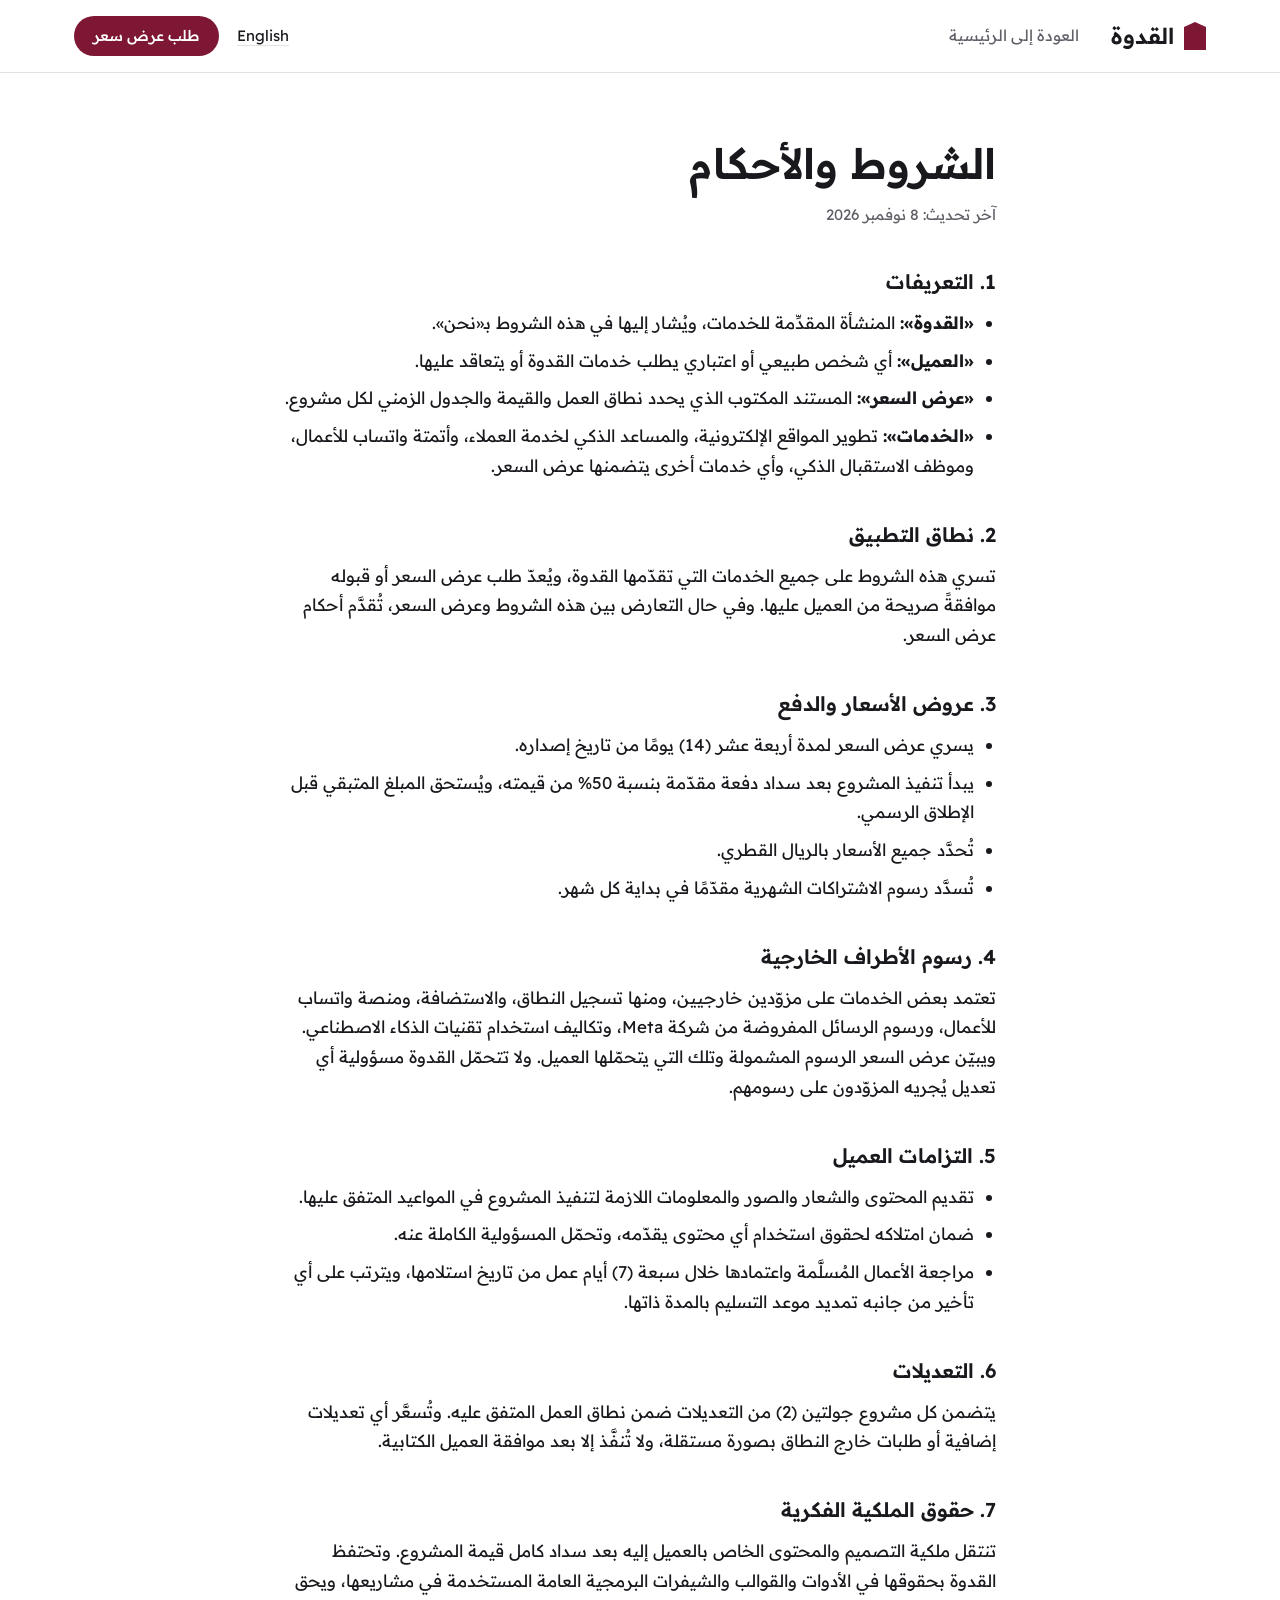
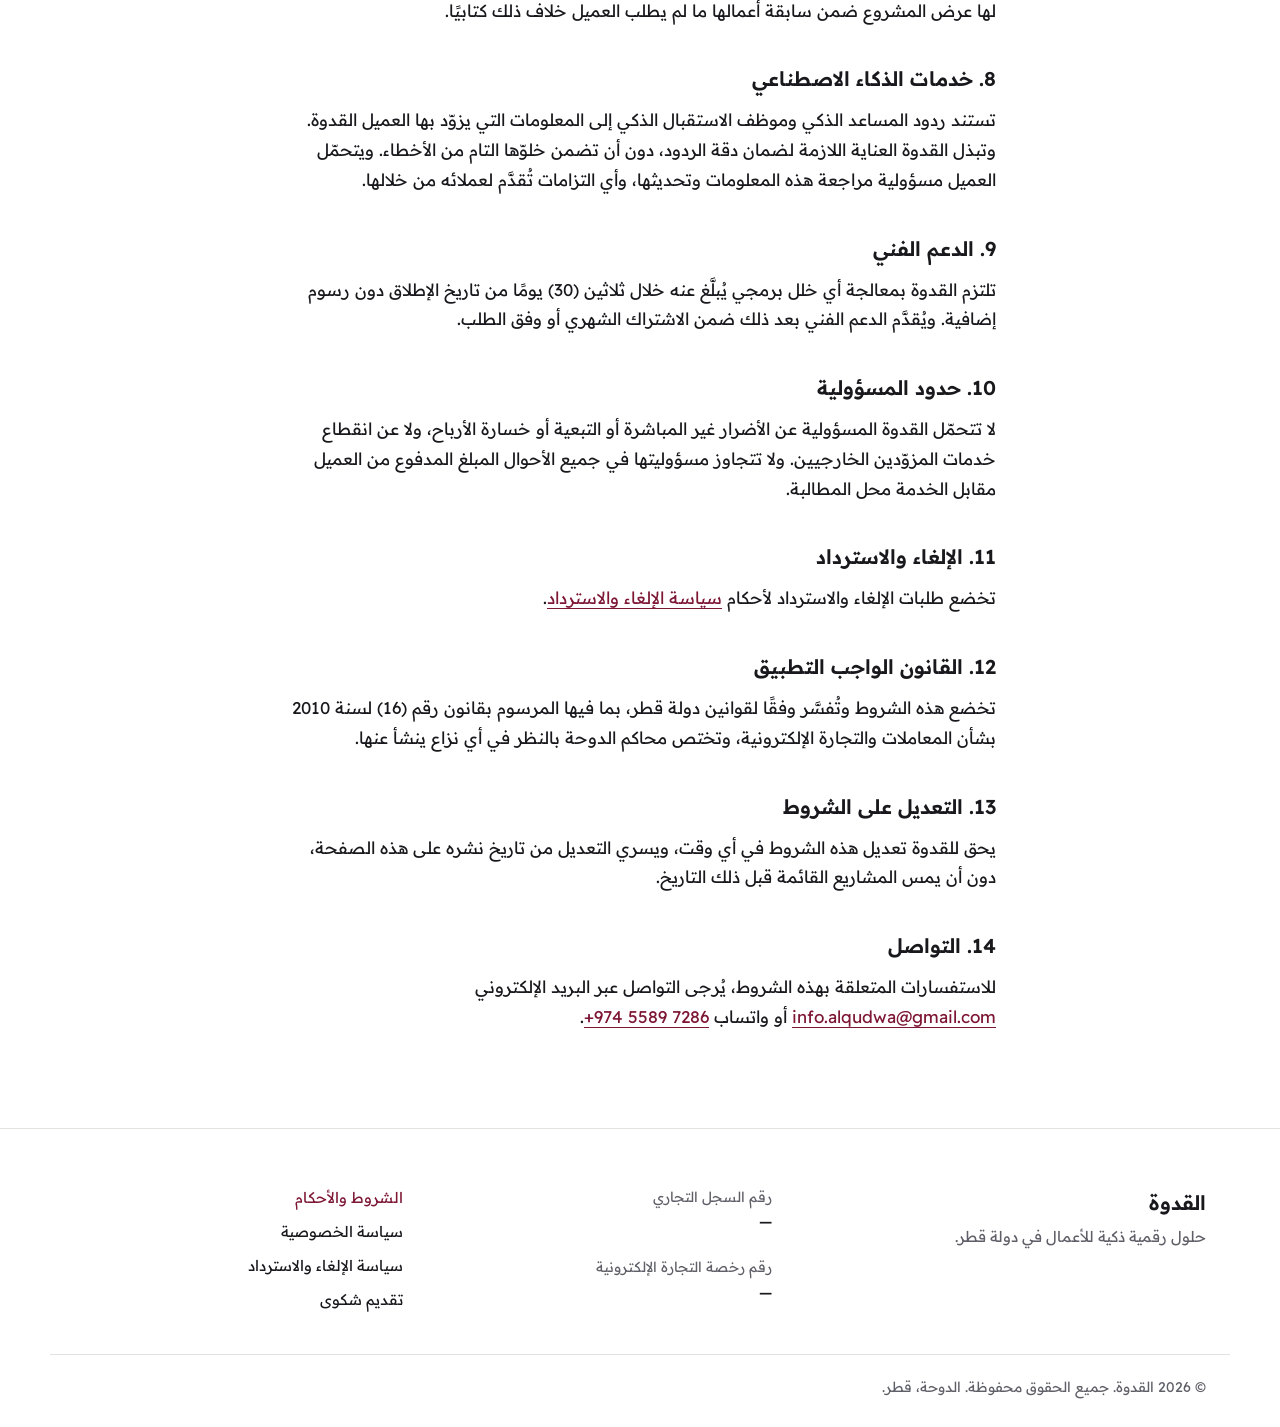
<file: terms.html>
<!doctype html>
<html lang="ar" dir="rtl">
<head>
  <meta charset="utf-8">
  <meta name="viewport" content="width=device-width, initial-scale=1">
  <title>الشروط والأحكام | القدوة</title>
  <link rel="preconnect" href="https://fonts.googleapis.com">
  <link rel="preconnect" href="https://fonts.gstatic.com" crossorigin>
  <link href="https://fonts.googleapis.com/css2?family=Readex+Pro:wght@300;400;500;600;700&display=swap" rel="stylesheet">
  <link rel="stylesheet" href="styles.css">
</head>
<body data-title-ar="الشروط والأحكام | القدوة" data-title-en="Terms and Conditions | Qudwa">
<div class="lang-block" data-lang="ar" lang="ar" dir="rtl">
  <a class="skip" href="#main-ar">الانتقال إلى المحتوى</a>
  <header class="site-header">
    <div class="wrap header-inner">
      <a class="brand" href="index.html" aria-label="Qudwa"><span class="brand-mark" aria-hidden="true"></span><span class="brand-name">القدوة</span></a>
      <nav class="nav" aria-label="Main"><a href="index.html">العودة إلى الرئيسية</a></nav>
      <div class="header-actions">
        <button class="lang-btn js-lang" type="button" lang="en">English</button>
        <a class="btn btn-primary btn-sm" href="index.html#contact">طلب عرض سعر</a>
      </div>
    </div>
  </header>
  <main id="main-ar" class="legal-page">
    <div class="wrap legal-wrap">
      <h1>الشروط والأحكام</h1>
      <p class="legal-updated">آخر تحديث: 8 نوفمبر 2026</p>
      <div class="legal-body">
<h2>1. التعريفات</h2>
<ul>
<li><strong>«القدوة»:</strong> المنشأة المقدِّمة للخدمات، ويُشار إليها في هذه الشروط بـ«نحن».</li>
<li><strong>«العميل»:</strong> أي شخص طبيعي أو اعتباري يطلب خدمات القدوة أو يتعاقد عليها.</li>
<li><strong>«عرض السعر»:</strong> المستند المكتوب الذي يحدد نطاق العمل والقيمة والجدول الزمني لكل مشروع.</li>
<li><strong>«الخدمات»:</strong> تطوير المواقع الإلكترونية، والمساعد الذكي لخدمة العملاء، وأتمتة واتساب للأعمال، وموظف الاستقبال الذكي، وأي خدمات أخرى يتضمنها عرض السعر.</li>
</ul>

<h2>2. نطاق التطبيق</h2>
<p>تسري هذه الشروط على جميع الخدمات التي تقدّمها القدوة، ويُعدّ طلب عرض السعر أو قبوله موافقةً صريحة من العميل عليها. وفي حال التعارض بين هذه الشروط وعرض السعر، تُقدَّم أحكام عرض السعر.</p>

<h2>3. عروض الأسعار والدفع</h2>
<ul>
<li>يسري عرض السعر لمدة أربعة عشر (14) يومًا من تاريخ إصداره.</li>
<li>يبدأ تنفيذ المشروع بعد سداد دفعة مقدّمة بنسبة 50% من قيمته، ويُستحق المبلغ المتبقي قبل الإطلاق الرسمي.</li>
<li>تُحدَّد جميع الأسعار بالريال القطري.</li>
<li>تُسدَّد رسوم الاشتراكات الشهرية مقدّمًا في بداية كل شهر.</li>
</ul>

<h2>4. رسوم الأطراف الخارجية</h2>
<p>تعتمد بعض الخدمات على مزوّدين خارجيين، ومنها تسجيل النطاق، والاستضافة، ومنصة واتساب للأعمال، ورسوم الرسائل المفروضة من شركة Meta، وتكاليف استخدام تقنيات الذكاء الاصطناعي. ويبيّن عرض السعر الرسوم المشمولة وتلك التي يتحمّلها العميل. ولا تتحمّل القدوة مسؤولية أي تعديل يُجريه المزوّدون على رسومهم.</p>

<h2>5. التزامات العميل</h2>
<ul>
<li>تقديم المحتوى والشعار والصور والمعلومات اللازمة لتنفيذ المشروع في المواعيد المتفق عليها.</li>
<li>ضمان امتلاكه لحقوق استخدام أي محتوى يقدّمه، وتحمّل المسؤولية الكاملة عنه.</li>
<li>مراجعة الأعمال المُسلَّمة واعتمادها خلال سبعة (7) أيام عمل من تاريخ استلامها، ويترتب على أي تأخير من جانبه تمديد موعد التسليم بالمدة ذاتها.</li>
</ul>

<h2>6. التعديلات</h2>
<p>يتضمن كل مشروع جولتين (2) من التعديلات ضمن نطاق العمل المتفق عليه. وتُسعَّر أي تعديلات إضافية أو طلبات خارج النطاق بصورة مستقلة، ولا تُنفَّذ إلا بعد موافقة العميل الكتابية.</p>

<h2>7. حقوق الملكية الفكرية</h2>
<p>تنتقل ملكية التصميم والمحتوى الخاص بالعميل إليه بعد سداد كامل قيمة المشروع. وتحتفظ القدوة بحقوقها في الأدوات والقوالب والشيفرات البرمجية العامة المستخدمة في مشاريعها، ويحق لها عرض المشروع ضمن سابقة أعمالها ما لم يطلب العميل خلاف ذلك كتابيًا.</p>

<h2>8. خدمات الذكاء الاصطناعي</h2>
<p>تستند ردود المساعد الذكي وموظف الاستقبال الذكي إلى المعلومات التي يزوّد بها العميل القدوة. وتبذل القدوة العناية اللازمة لضمان دقة الردود، دون أن تضمن خلوّها التام من الأخطاء. ويتحمّل العميل مسؤولية مراجعة هذه المعلومات وتحديثها، وأي التزامات تُقدَّم لعملائه من خلالها.</p>

<h2>9. الدعم الفني</h2>
<p>تلتزم القدوة بمعالجة أي خلل برمجي يُبلَّغ عنه خلال ثلاثين (30) يومًا من تاريخ الإطلاق دون رسوم إضافية. ويُقدَّم الدعم الفني بعد ذلك ضمن الاشتراك الشهري أو وفق الطلب.</p>

<h2>10. حدود المسؤولية</h2>
<p>لا تتحمّل القدوة المسؤولية عن الأضرار غير المباشرة أو التبعية أو خسارة الأرباح، ولا عن انقطاع خدمات المزوّدين الخارجيين. ولا تتجاوز مسؤوليتها في جميع الأحوال المبلغ المدفوع من العميل مقابل الخدمة محل المطالبة.</p>

<h2>11. الإلغاء والاسترداد</h2>
<p>تخضع طلبات الإلغاء والاسترداد لأحكام <a href="refunds.html">سياسة الإلغاء والاسترداد</a>.</p>

<h2>12. القانون الواجب التطبيق</h2>
<p>تخضع هذه الشروط وتُفسَّر وفقًا لقوانين دولة قطر، بما فيها المرسوم بقانون رقم (16) لسنة 2010 بشأن المعاملات والتجارة الإلكترونية، وتختص محاكم الدوحة بالنظر في أي نزاع ينشأ عنها.</p>

<h2>13. التعديل على الشروط</h2>
<p>يحق للقدوة تعديل هذه الشروط في أي وقت، ويسري التعديل من تاريخ نشره على هذه الصفحة، دون أن يمس المشاريع القائمة قبل ذلك التاريخ.</p>

<h2>14. التواصل</h2>
<p>للاستفسارات المتعلقة بهذه الشروط، يُرجى التواصل عبر البريد الإلكتروني <a href="mailto:info.alqudwa@gmail.com" dir="ltr">info.alqudwa@gmail.com</a> أو واتساب <a href="#" class="js-wa-link" dir="ltr">+974 5589 7286</a>.</p>
</div>
    </div>
  </main>
  <footer class="site-footer">
    <div class="wrap footer-grid">
      <div><p class="footer-brand">القدوة</p><p class="footer-tag">حلول رقمية ذكية للأعمال في دولة قطر.</p></div>
      <dl class="legal">
        <div><dt>رقم السجل التجاري</dt><dd>—</dd></div>
        <div><dt>رقم رخصة التجارة الإلكترونية</dt><dd>—</dd></div>
      </dl>
      <nav class="footer-links" aria-label="Legal"><a href="terms.html" aria-current="page">الشروط والأحكام</a><a href="privacy.html">سياسة الخصوصية</a><a href="refunds.html">سياسة الإلغاء والاسترداد</a><a href="complaints.html">تقديم شكوى</a></nav>
    </div>
    <div class="wrap footer-bottom"><p>© 2026 القدوة. جميع الحقوق محفوظة. الدوحة، قطر.</p></div>
  </footer>
</div>
<div class="lang-block" data-lang="en" lang="en" dir="ltr" hidden>
  <a class="skip" href="#main-en">Skip to content</a>
  <header class="site-header">
    <div class="wrap header-inner">
      <a class="brand" href="index.html" aria-label="Qudwa"><span class="brand-mark" aria-hidden="true"></span><span class="brand-name">Qudwa</span></a>
      <nav class="nav" aria-label="Main"><a href="index.html">Back to home</a></nav>
      <div class="header-actions">
        <button class="lang-btn js-lang" type="button" lang="ar">العربية</button>
        <a class="btn btn-primary btn-sm" href="index.html#contact">Request a Quote</a>
      </div>
    </div>
  </header>
  <main id="main-en" class="legal-page">
    <div class="wrap legal-wrap">
      <h1>Terms and Conditions</h1>
      <p class="legal-updated">Last updated: 8 November 2026</p>
      <div class="legal-body">
<h2>1. Definitions</h2>
<ul>
<li><strong>"Qudwa", "we", "us":</strong> the business providing the Services.</li>
<li><strong>"Client":</strong> any individual or legal entity that requests or contracts the Services.</li>
<li><strong>"Quotation":</strong> the written document setting out the scope, price and timeline of each project.</li>
<li><strong>"Services":</strong> website development, AI customer assistants, WhatsApp Business automation, AI receptionists, and any other services specified in a Quotation.</li>
</ul>

<h2>2. Application</h2>
<p>These Terms apply to all Services provided by Qudwa. Requesting or accepting a Quotation constitutes the Client's acceptance of these Terms. Where these Terms conflict with a Quotation, the Quotation prevails.</p>

<h2>3. Quotations and payment</h2>
<ul>
<li>Quotations are valid for fourteen (14) days from the date of issue.</li>
<li>Work commences upon receipt of an advance payment of 50% of the project value. The remaining balance is due prior to official launch.</li>
<li>All prices are stated in Qatari Riyals (QAR).</li>
<li>Monthly subscription fees are payable in advance at the beginning of each month.</li>
</ul>

<h2>4. Third-party fees</h2>
<p>Certain Services depend on third-party providers, including domain registration, hosting, the WhatsApp Business platform, messaging fees charged by Meta, and artificial intelligence usage costs. The Quotation specifies which fees are included and which are borne by the Client. Qudwa is not responsible for any change in fees made by these providers.</p>

<h2>5. Client obligations</h2>
<ul>
<li>Provide the content, logo, images and information required for the project within the agreed timeframes.</li>
<li>Warrant that it holds the rights to use any content it provides, and accept full responsibility for such content.</li>
<li>Review and approve deliverables within seven (7) working days of receipt. Any delay on the Client's part extends the delivery date by an equivalent period.</li>
</ul>

<h2>6. Revisions</h2>
<p>Each project includes two (2) rounds of revisions within the agreed scope. Additional revisions or requests outside the scope are quoted separately and carried out only upon the Client's written approval.</p>

<h2>7. Intellectual property</h2>
<p>Ownership of the Client-specific design and content transfers to the Client upon full payment of the project value. Qudwa retains all rights to its general tools, templates and source code used across projects, and may display the project in its portfolio unless the Client requests otherwise in writing.</p>

<h2>8. Artificial intelligence services</h2>
<p>Responses generated by the AI assistant and AI receptionist are based on information supplied by the Client. Qudwa exercises reasonable care to ensure their accuracy but does not warrant that they will be error-free. The Client is responsible for reviewing and updating this information, and for any commitments made to its customers through these services.</p>

<h2>9. Technical support</h2>
<p>Qudwa will remedy any software defect reported within thirty (30) days of launch at no additional charge. Thereafter, technical support is provided under a monthly subscription or on request.</p>

<h2>10. Limitation of liability</h2>
<p>Qudwa shall not be liable for any indirect or consequential loss, loss of profit, or interruption of third-party services. In all cases, Qudwa's total liability shall not exceed the amount paid by the Client for the Service giving rise to the claim.</p>

<h2>11. Cancellation and refunds</h2>
<p>Cancellations and refunds are governed by the <a href="refunds.html">Cancellation and Refund Policy</a>.</p>

<h2>12. Governing law</h2>
<p>These Terms are governed by and construed in accordance with the laws of the State of Qatar, including Decree-Law No. (16) of 2010 on Electronic Commerce and Transactions. The courts of Doha shall have jurisdiction over any dispute arising from them.</p>

<h2>13. Amendments</h2>
<p>Qudwa may amend these Terms at any time. Amendments take effect from the date of publication on this page and do not apply to projects contracted before that date.</p>

<h2>14. Contact</h2>
<p>For enquiries regarding these Terms, please contact us at <a href="mailto:info.alqudwa@gmail.com" dir="ltr">info.alqudwa@gmail.com</a> or on WhatsApp at <a href="#" class="js-wa-link" dir="ltr">+974 5589 7286</a>.</p>
</div>
    </div>
  </main>
  <footer class="site-footer">
    <div class="wrap footer-grid">
      <div><p class="footer-brand">Qudwa</p><p class="footer-tag">Intelligent digital solutions for businesses in Qatar.</p></div>
      <dl class="legal">
        <div><dt>Commercial Registration No.</dt><dd>—</dd></div>
        <div><dt>E-Commerce Licence No.</dt><dd>—</dd></div>
      </dl>
      <nav class="footer-links" aria-label="Legal"><a href="terms.html" aria-current="page">Terms and Conditions</a><a href="privacy.html">Privacy Policy</a><a href="refunds.html">Cancellation and Refund Policy</a><a href="complaints.html">Submit a Complaint</a></nav>
    </div>
    <div class="wrap footer-bottom"><p>© 2026 Qudwa. All rights reserved. Doha, Qatar.</p></div>
  </footer>
</div>
<script src="legal.js"></script>
</body>
</html>
</file>
<file: styles.css>
/* Qudwa — clean, premium. Qatar maroon is the only accent. */
:root {
  --bg: #ffffff;
  --stone: #f4f3f1;
  --ink: #18181d;
  --muted: #5f5f68;
  --line: #e4e2de;
  --maroon: #7d1734;
  --maroon-deep: #5e1027;
  --maroon-soft: #f7ecef;
  --radius: 10px;
  --wrap: 1180px;
  color-scheme: light;
}

*, *::before, *::after { box-sizing: border-box; }
html { scroll-behavior: smooth; }
@media (prefers-reduced-motion: reduce) { html { scroll-behavior: auto; } }

body::before { content: ""; position: fixed; inset: 0 0 auto; height: env(safe-area-inset-top, 0px); z-index: 60; background: var(--bg); }
body {
  margin: 0;
  background: var(--bg);
  color: var(--ink);
  font-family: "Readex Pro", system-ui, sans-serif;
  font-size: 1.0625rem;
  line-height: 1.75;
  -webkit-font-smoothing: antialiased;
}
html[lang="en"] body { line-height: 1.6; }

img, svg { display: block; max-width: 100%; }
a { color: inherit; }
h1, h2, h3, p { margin: 0; }

:focus-visible { outline: 2px solid var(--maroon); outline-offset: 3px; border-radius: 4px; }

.wrap { width: 100%; max-width: var(--wrap); margin-inline: auto;
  padding-left: max(24px, env(safe-area-inset-left, 0px)); padding-right: max(24px, env(safe-area-inset-right, 0px)); }
@media (max-width: 600px) { .wrap { padding-left: max(16px, env(safe-area-inset-left, 0px)); padding-right: max(16px, env(safe-area-inset-right, 0px)); } }

.skip {
  position: absolute; inset-inline-start: 16px; top: -60px;
  background: var(--ink); color: #fff; padding: 8px 14px; border-radius: 6px; z-index: 100;
}
.skip:focus { top: 12px; }

/* ---------- Buttons ---------- */
.btn {
  display: inline-flex; align-items: center; justify-content: center;
  min-height: 48px; padding: 0 24px; border-radius: 999px;
  font: inherit; font-weight: 500; font-size: 1rem; text-decoration: none;
  border: 1px solid transparent; cursor: pointer; transition: background .15s, color .15s, border-color .15s;
}
.btn-primary { background: var(--maroon); color: #fff; }
.btn-primary:hover { background: var(--maroon-deep); }
.btn-ghost { border-color: var(--line); color: var(--ink); background: transparent; }
.btn-ghost:hover { border-color: var(--ink); }
.btn-sm { min-height: 40px; padding: 0 18px; font-size: .9375rem; }
.btn-block { width: 100%; }

/* ---------- Header ---------- */
.site-header {
  position: sticky; top: env(safe-area-inset-top, 0px); z-index: 50;
  background: rgba(255,255,255,.92);
  backdrop-filter: saturate(1.4) blur(10px);
  border-bottom: 1px solid var(--line);
}
.header-inner { display: flex; align-items: center; gap: 32px; min-height: 72px; }
.brand { display: flex; align-items: center; gap: 10px; text-decoration: none; }
.brand-mark {
  width: 22px; height: 28px; background: var(--maroon);
  clip-path: polygon(50% 0, 100% 18%, 100% 100%, 0 100%, 0 18%);
}
.brand-name { font-weight: 600; font-size: 1.375rem; letter-spacing: 0; }
html[lang="en"] .brand-name { letter-spacing: -.01em; }
.nav { display: flex; gap: 28px; margin-inline-end: auto; }
.nav a { text-decoration: none; color: var(--muted); font-size: .9688rem; }
.nav a:hover { color: var(--ink); }
.header-actions { display: flex; align-items: center; gap: 12px; }
.lang-btn {
  font: inherit; font-size: .9375rem; background: none; border: 0; color: var(--ink);
  padding: 8px 6px; cursor: pointer; text-decoration: underline; text-underline-offset: 4px;
  text-decoration-color: var(--line);
}
.lang-btn:hover { text-decoration-color: var(--ink); }

@media (max-width: 820px) {
  .nav { display: none; }
  .header-inner { justify-content: space-between; gap: 12px; }
}
@media (max-width: 420px) {
  .header-actions .btn { display: none; }
}

/* ---------- Hero ---------- */
.hero { padding: 72px 0 96px; }
.hero-grid {
  display: grid; grid-template-columns: 1fr 1.15fr; gap: 48px; align-items: center;
}
.hero h1 {
  font-size: clamp(2.125rem, 4.6vw, 3.625rem);
  font-weight: 600; line-height: 1.3; max-width: 15ch; text-wrap: balance;
}
html[lang="en"] .hero h1 { line-height: 1.12; letter-spacing: -.02em; max-width: 16ch; }
.lead { margin-top: 24px; font-size: 1.1875rem; color: var(--muted); max-width: 46ch; font-weight: 300; }
.hero-actions { display: flex; flex-wrap: wrap; gap: 12px; margin-top: 36px; }

.tower-wrap {
  position: relative;
  display: grid; grid-template-columns: minmax(0, 1.25fr) minmax(0, 1fr);
  align-items: center; gap: 20px;
}
.tower { width: 100%; height: auto; overflow: visible; }
.tower-hint {
  grid-column: 1 / -1; font-size: .875rem; color: var(--muted); text-align: center;
}

.floor { cursor: pointer; outline: none; }
.floor .f-top   { fill: #ffffff; stroke: #cfcbc4; stroke-width: 1; }
.floor .f-left  { fill: #efedea; stroke: #cfcbc4; stroke-width: 1; }
.floor .f-right { fill: #dedad4; stroke: #cfcbc4; stroke-width: 1; }
.floor .f-glass { fill: rgba(24,24,29,.10); }
.floor .f-glass-r { fill: rgba(24,24,29,.16); }
.floor { transition: transform .25s ease; }
.floor:hover .f-left, .floor:focus-visible .f-left { fill: #e8d6db; }
.floor:hover .f-right, .floor:focus-visible .f-right { fill: #d9bfc7; }
.floor.is-active .f-top   { fill: #a63558; stroke: var(--maroon-deep); }
.floor.is-active .f-left  { fill: #8f1f40; stroke: var(--maroon-deep); }
.floor.is-active .f-right { fill: var(--maroon-deep); stroke: var(--maroon-deep); }
.floor.is-active .f-glass, .floor.is-active .f-glass-r { fill: rgba(255,255,255,.22); }
.floor:focus-visible .f-left { stroke: var(--maroon); stroke-width: 2; }
.roof .f-top   { fill: #fff;    stroke: #cfcbc4; }
.roof .f-left  { fill: #efedea; stroke: #cfcbc4; }
.roof .f-right { fill: #dedad4; stroke: #cfcbc4; }
.ground { fill: rgba(24,24,29,.06); }

/* the one orchestrated moment: floors stack up on load */
@media (prefers-reduced-motion: no-preference) {
  .tower.is-building .floor, .tower.is-building .roof {
    animation: rise .55s cubic-bezier(.2,.8,.2,1) both;
    animation-delay: calc(var(--i) * 110ms + 150ms);
  }
  .floor-panel.is-entering { animation: fadeIn .4s ease both .85s; }
}
@keyframes rise { from { opacity: 0; transform: translateY(-36px); } to { opacity: 1; transform: none; } }
@keyframes fadeIn { from { opacity: 0; } to { opacity: 1; } }

.floor-panel {
  border-inline-start: 2px solid var(--maroon);
  padding: 4px 0 4px 0; padding-inline-start: 20px;
  min-height: 200px;
}
.floor-num { font-size: .875rem; color: var(--maroon); font-weight: 500; }
.floor-title { font-size: 1.375rem; font-weight: 600; margin-top: 6px; line-height: 1.35; }
.floor-text { margin-top: 10px; color: var(--muted); font-size: .9688rem; }
.floor-list { margin: 12px 0 0; padding: 0; list-style: none; display: flex; flex-wrap: wrap; gap: 8px; }
.floor-list li { font-size: .875rem; padding: 4px 12px; border: 1px solid var(--line); border-radius: 999px; color: var(--ink); }
.floor-link {
  display: inline-block; margin-top: 16px; color: var(--maroon); font-weight: 500;
  text-underline-offset: 5px;
}

@media (max-width: 960px) {
  .hero { padding: 48px 0 72px; }
  .hero-grid { grid-template-columns: 1fr; gap: 48px; }
  .hero h1 { max-width: 20ch; }
}
@media (max-width: 560px) {
  .tower-wrap { grid-template-columns: 1fr; }
  .tower { max-width: 300px; margin-inline: auto; }
  .floor-panel { min-height: 0; }
}

/* ---------- Sections ---------- */
.section { padding: 96px 0; }
.section-stone { background: var(--stone); }
.section-title { font-size: clamp(1.75rem, 3vw, 2.375rem); font-weight: 600; line-height: 1.3; }
html[lang="en"] .section-title { letter-spacing: -.015em; line-height: 1.2; }
.section-lead { margin-top: 12px; color: var(--muted); max-width: 52ch; }
@media (max-width: 600px) { .section { padding: 64px 0; } }


/* Process: genuinely ordered */
.steps {
  list-style: none; margin: 48px 0 0; padding: 0;
  display: grid; grid-template-columns: repeat(5, minmax(0, 1fr)); gap: 24px;
}
.step { border-top: 2px solid var(--ink); padding-top: 18px; }
.step-n { font-size: 2rem; font-weight: 300; color: var(--maroon); line-height: 1; }
.step h3 { font-size: 1.0625rem; font-weight: 600; margin-top: 14px; }
.step p { font-size: .9375rem; color: var(--muted); margin-top: 6px; }
@media (max-width: 960px) { .steps { grid-template-columns: repeat(2, minmax(0, 1fr)); } }
@media (max-width: 520px) { .steps { grid-template-columns: 1fr; } }

/* Contact */
.contact-grid { display: grid; grid-template-columns: 1fr 1.1fr; gap: 64px; align-items: start; }
.contact-direct { margin: 36px 0 0; display: grid; gap: 18px; }
.contact-direct dt { font-size: .875rem; color: var(--muted); }
.contact-direct dd { margin: 2px 0 0; font-size: 1.0625rem; }
.contact-direct a { text-decoration: none; border-bottom: 1px solid var(--line); }
.contact-direct a:hover { border-color: var(--ink); }
@media (max-width: 860px) { .contact-grid { grid-template-columns: 1fr; gap: 40px; } }

.quote-form {
  background: var(--stone); border-radius: 16px; padding: 32px; display: grid; gap: 18px;
}
@media (max-width: 520px) { .quote-form { padding: 20px; } }
.field { display: grid; gap: 6px; }
.field label { font-size: .9063rem; font-weight: 500; }
.field input, .field select, .field textarea {
  font: inherit; font-size: 1rem; color: var(--ink);
  background: #fff; border: 1px solid var(--line); border-radius: var(--radius);
  padding: 12px 14px; width: 100%;
}
.field textarea { resize: vertical; }
.field input:focus, .field select:focus, .field textarea:focus {
  outline: none; border-color: var(--maroon); box-shadow: 0 0 0 3px var(--maroon-soft);
}
html[dir="rtl"] .field input[dir="ltr"] { text-align: right; }
.field input[aria-invalid="true"] { border-color: #b3261e; }
.check { display: flex; gap: 10px; align-items: flex-start; font-size: .9375rem; line-height: 1.6; }
.check input { width: 18px; height: 18px; margin-top: 3px; accent-color: var(--maroon); flex: none; }
.check a { color: var(--maroon); }
.form-error { color: #b3261e; font-size: .9375rem; min-height: 0; }
.form-error:empty { display: none; }

/* Footer */
.site-footer { border-top: 1px solid var(--line); padding: 56px 0 28px; font-size: .9375rem; }
.footer-grid { display: grid; grid-template-columns: 1.2fr 1fr 1fr; gap: 40px; }
.footer-brand { font-weight: 600; font-size: 1.25rem; }
.footer-tag { color: var(--muted); margin-top: 4px; }
.legal { margin: 0; display: grid; gap: 12px; }
.legal dt { color: var(--muted); font-size: .875rem; }
.legal dd { margin: 0; font-weight: 500; }
.footer-links { display: grid; gap: 8px; align-content: start; }
.footer-links a { text-decoration: none; color: var(--ink); }
.footer-links a:hover { text-decoration: underline; text-underline-offset: 4px; }
.footer-bottom { margin-top: 40px; padding-top: 20px; border-top: 1px solid var(--line); color: var(--muted); font-size: .875rem; }
@media (max-width: 760px) { .footer-grid { grid-template-columns: 1fr; gap: 28px; } }

.wa-open { display: inline-flex; justify-self: start; color: var(--maroon); font-weight: 500; text-underline-offset: 5px; }

/* ---------- Legal pages ---------- */
.lang-block[hidden] { display: none; }
.legal-page { padding: 64px 0 96px; }
.legal-wrap { max-width: 760px; }
.legal-page h1 { font-size: clamp(1.875rem, 4vw, 2.625rem); font-weight: 600; line-height: 1.3; }
html[lang="en"] .legal-page h1 { letter-spacing: -.015em; line-height: 1.15; }
.legal-updated { margin-top: 10px; color: var(--muted); font-size: .9375rem; }
.legal-body { margin-top: 40px; }
.legal-body h2 { font-size: 1.25rem; font-weight: 600; margin-top: 40px; line-height: 1.4; }
.legal-body p { margin-top: 12px; }
.legal-body ul, .legal-body ol { margin: 12px 0 0; padding-inline-start: 22px; display: grid; gap: 8px; }
.legal-body a { color: var(--maroon); text-underline-offset: 4px; }
.legal-body .complaint-form { margin-top: 20px; }
.complaint-form .field label { display: grid; gap: 6px; }
.form-alt { font-size: .9375rem; color: var(--muted); margin-top: 0 !important; }
.footer-links a[aria-current="page"] { color: var(--maroon); }
@media (max-width: 600px) { .legal-page { padding: 40px 0 64px; } }
</file>
